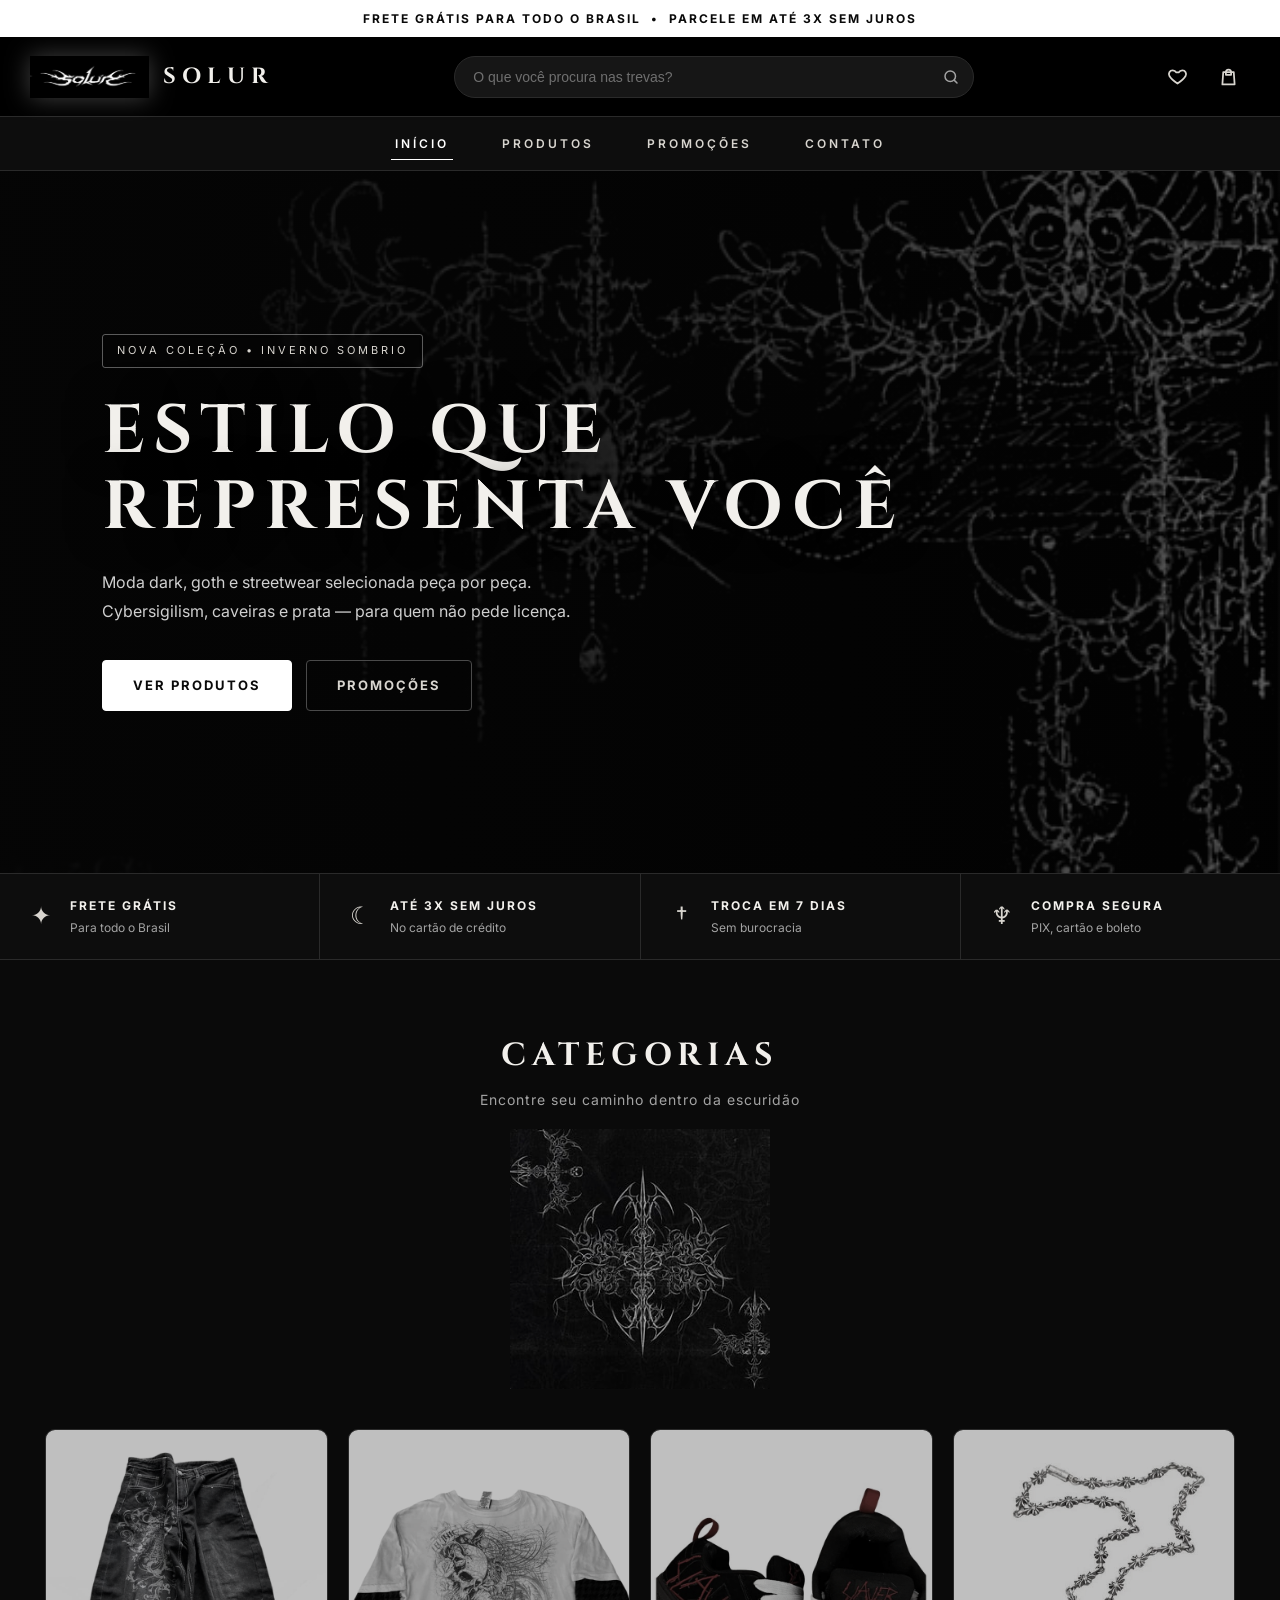
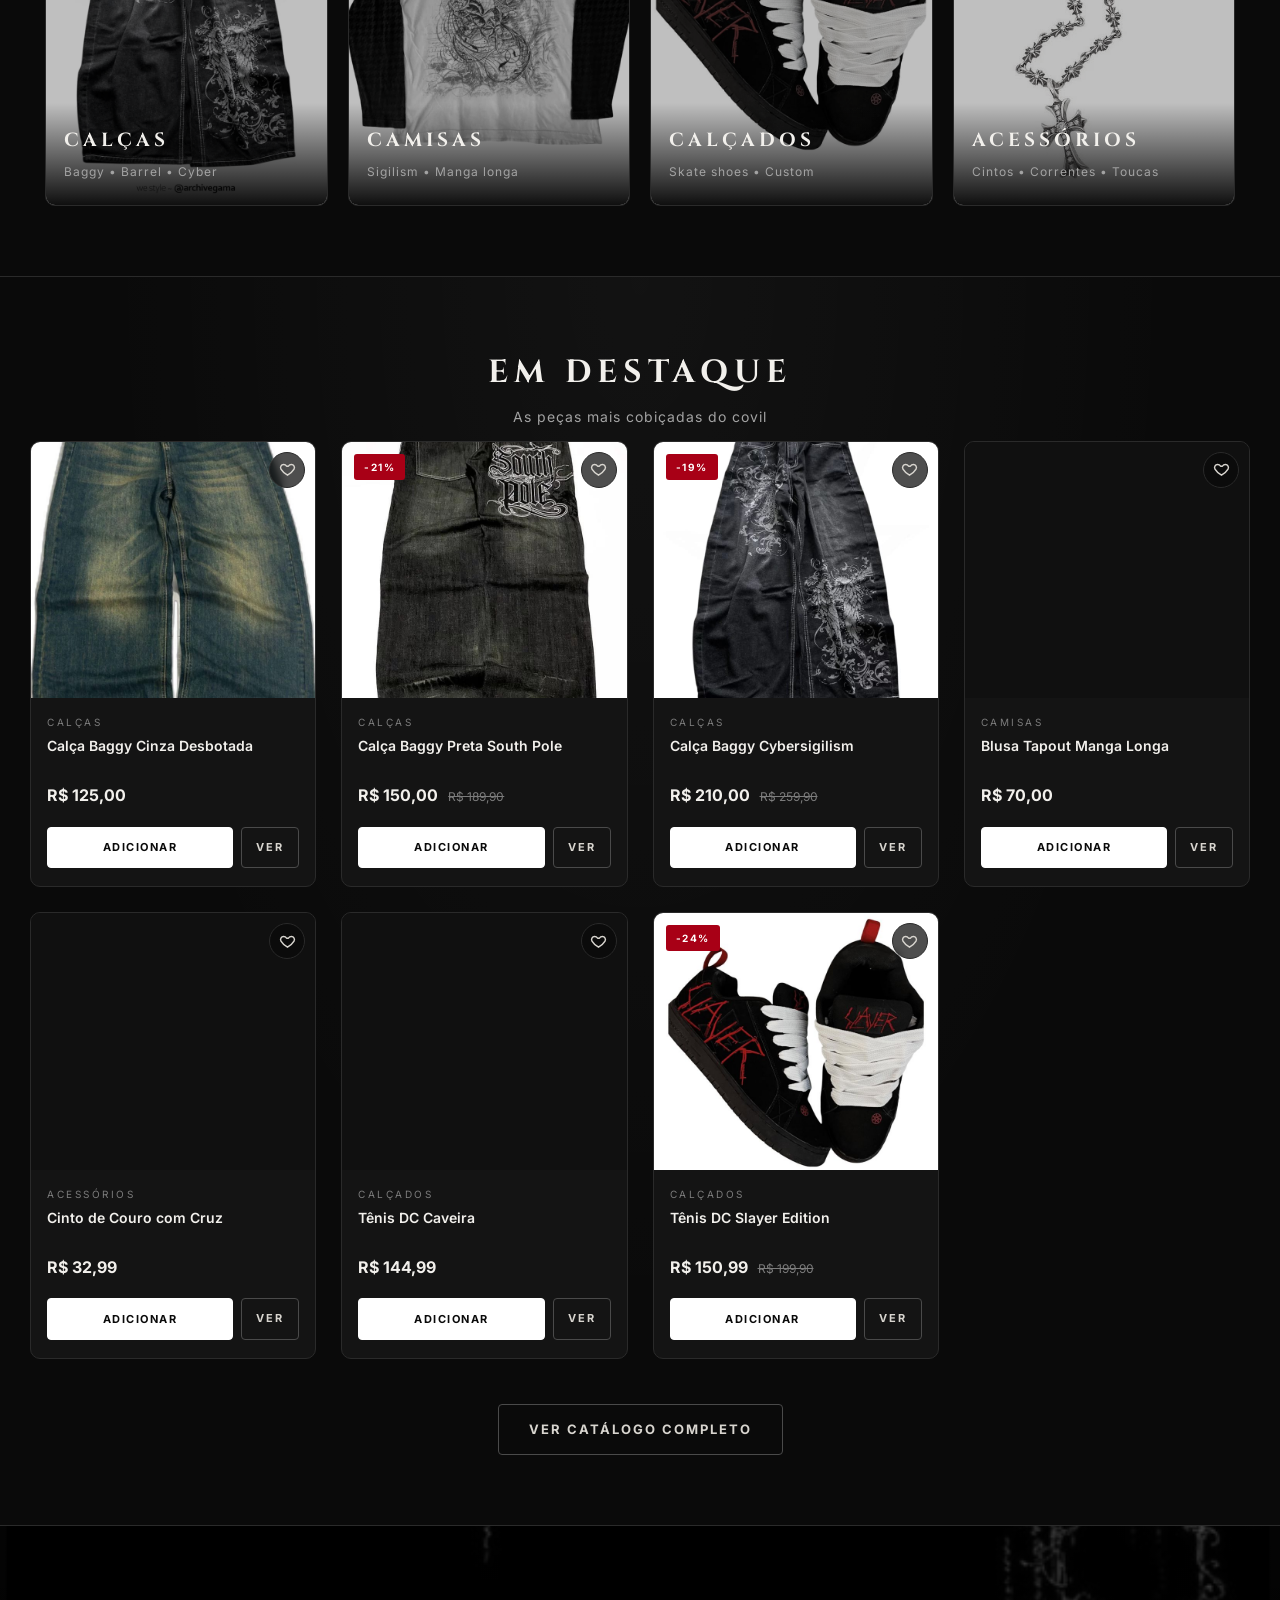
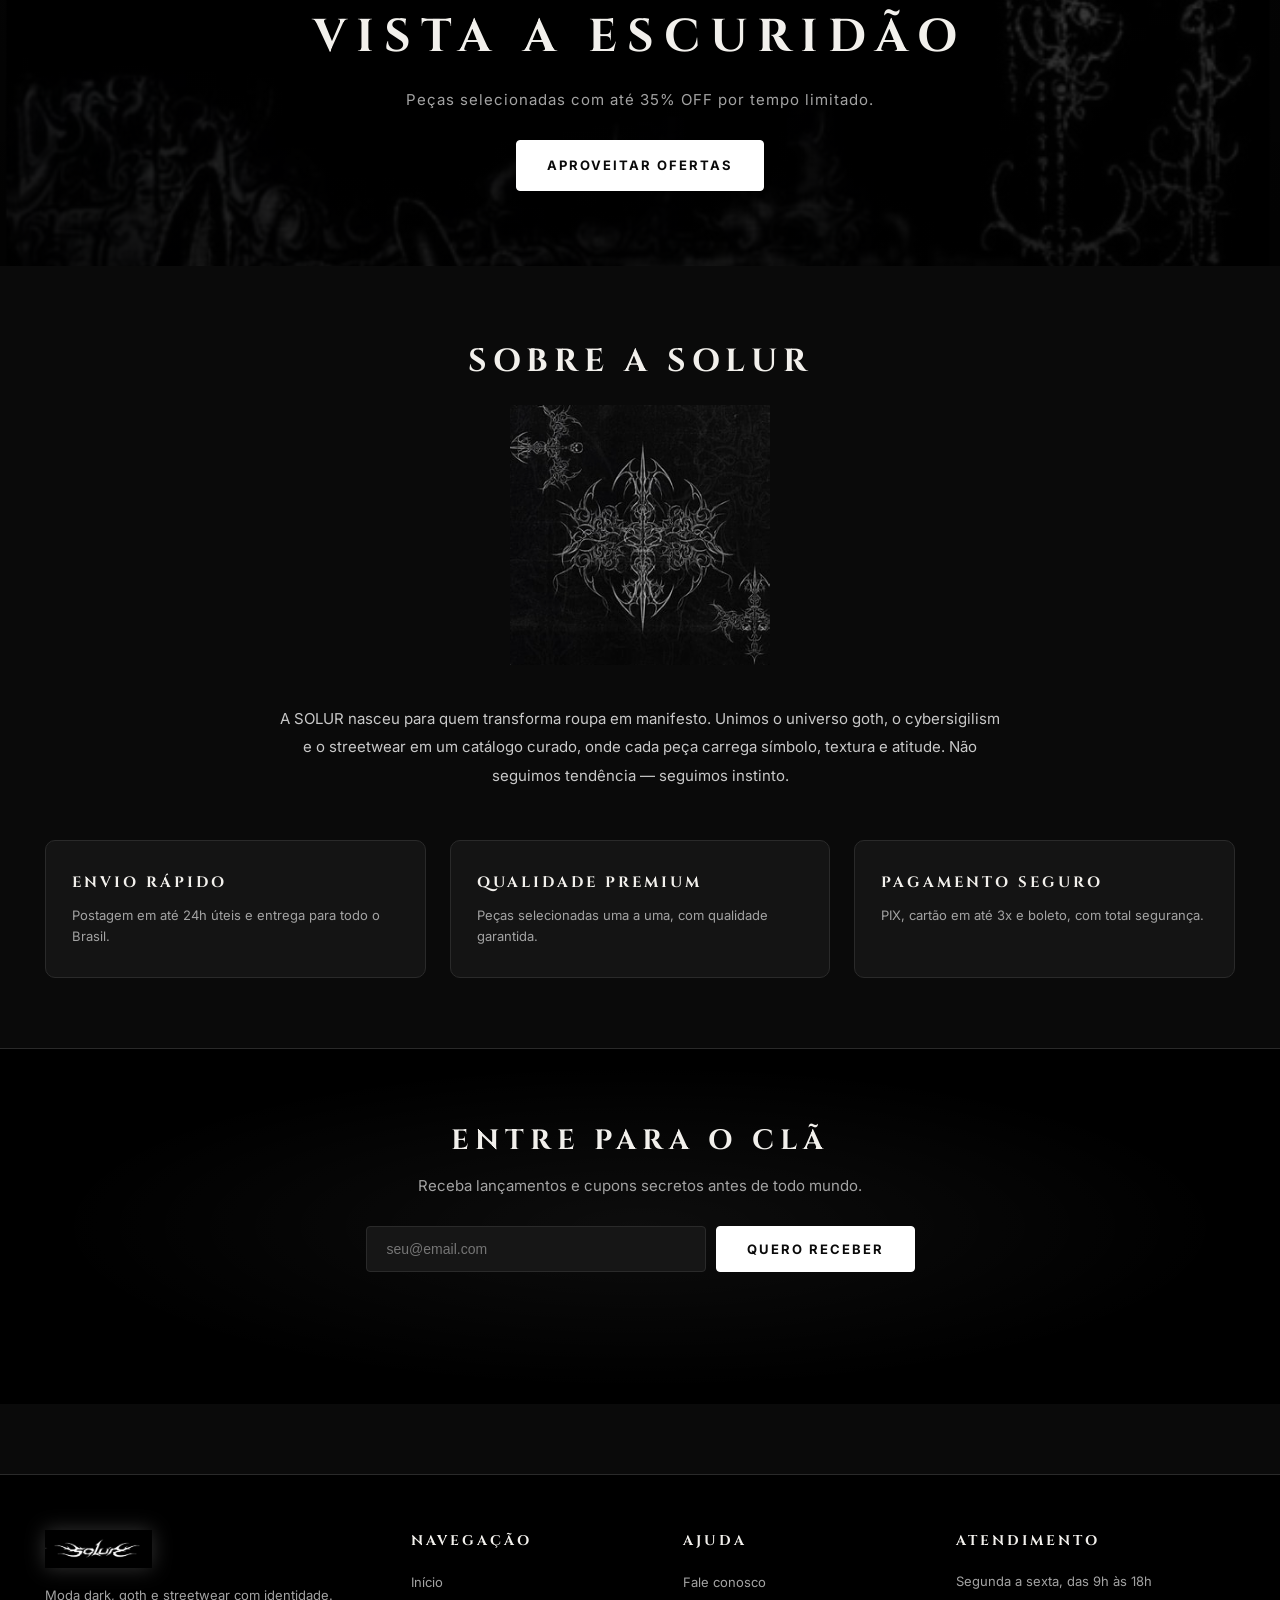
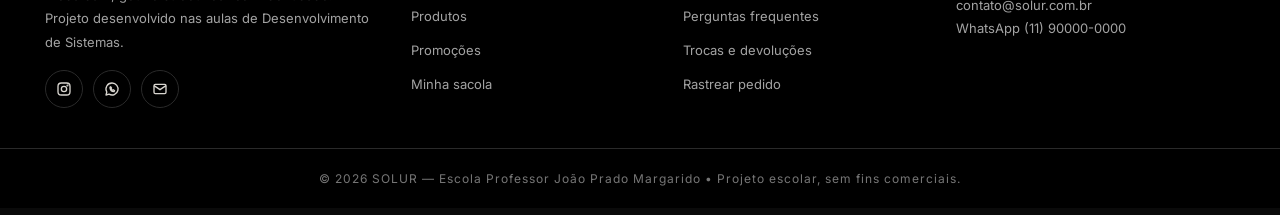
<file: SOLUR-site-completo/index.html>
<!DOCTYPE html>
<html lang="pt-br">

<head>
    <meta charset="UTF-8">
    <meta http-equiv="refresh" content="0; url=P%C3%A1gina%20de%20In%C3%ADcio/inicio.html">
    <title>SOLUR</title>
</head>

<body>
    <p>Redirecionando para a <a href="Página de Início/inicio.html">loja SOLUR</a>...</p>
</body>

</html>
</file>
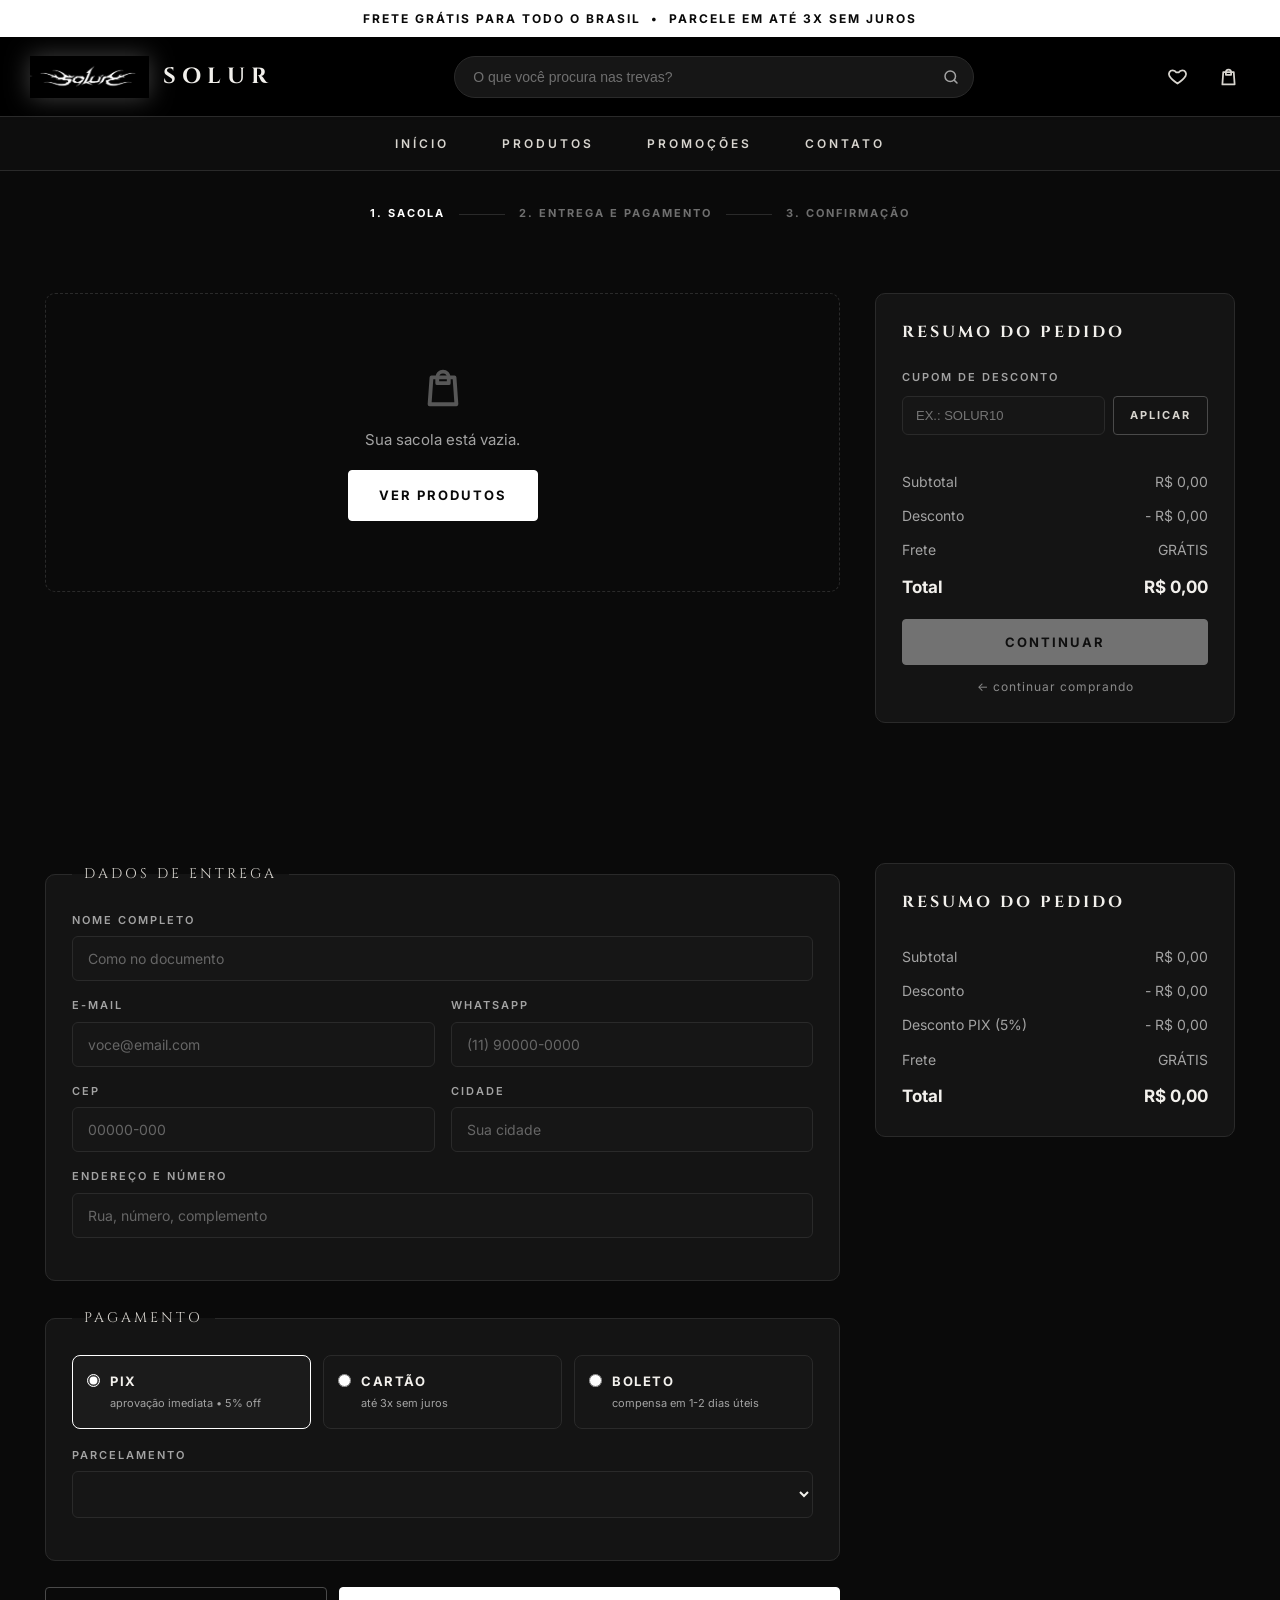
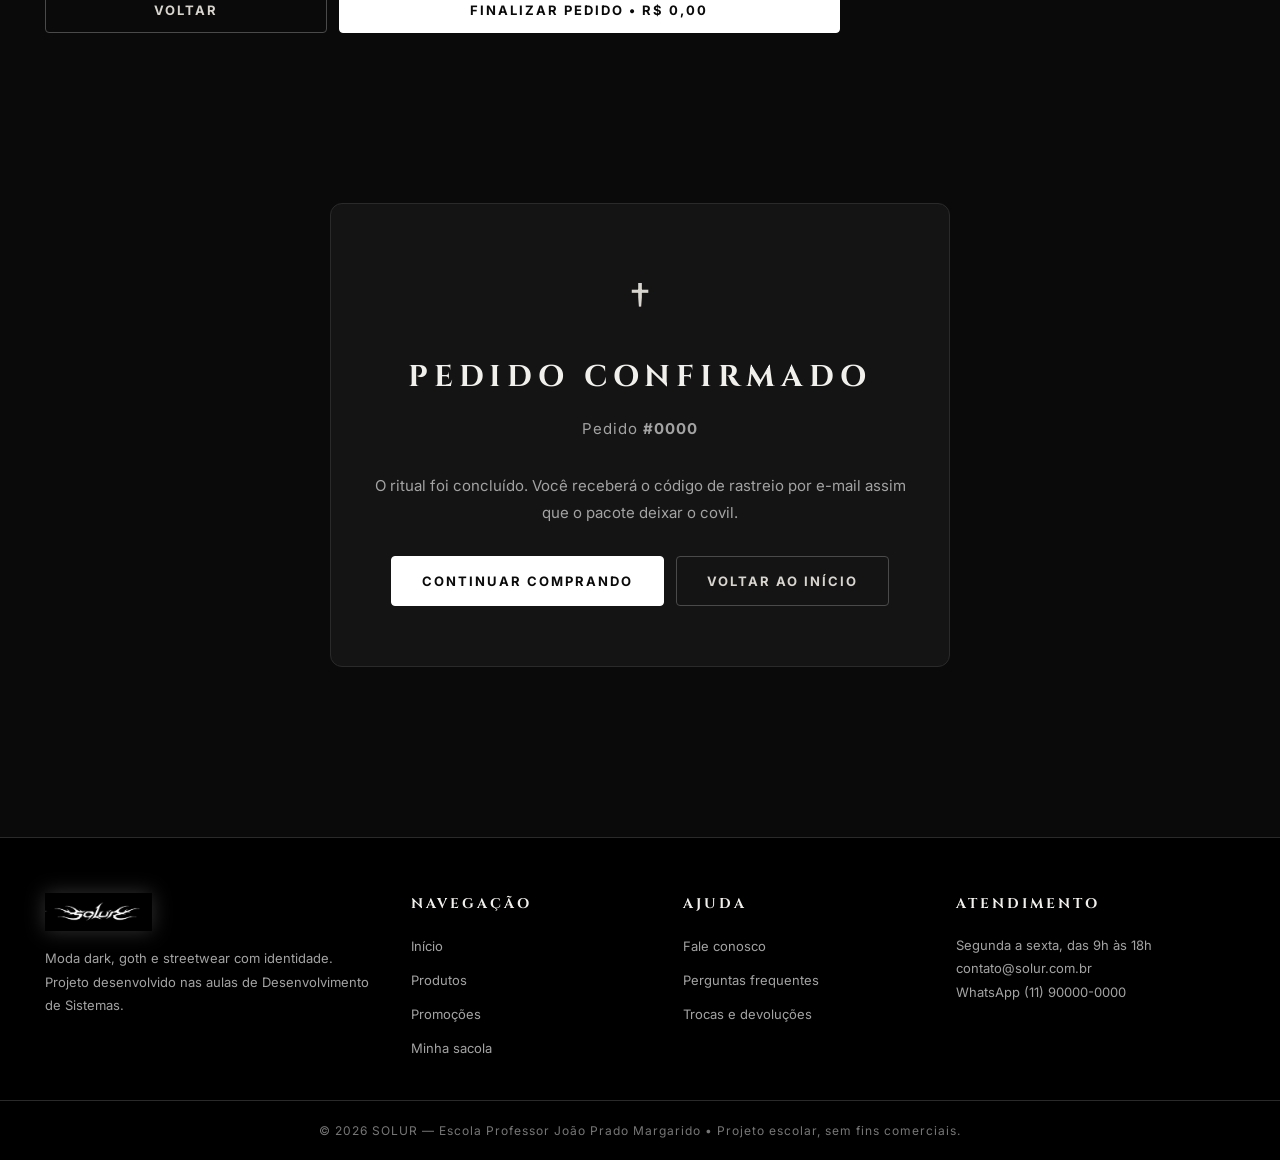
<file: SOLUR-site-completo/Página de Carrinho/carrinho.html>
<!DOCTYPE html>
<html lang="pt-br">

<head>
    <meta charset="UTF-8">
    <meta name="viewport" content="width=device-width, initial-scale=1.0">
    <meta name="description" content="Sua sacola SOLUR: revise itens, aplique cupons e finalize a compra.">
    <title>Minha sacola — SOLUR</title>

    <link rel="icon" type="image/jpeg" href="../Imagens/WhatsApp Image 2026-05-28 at 08.02.10.jpeg">

    <link rel="preconnect" href="https://fonts.googleapis.com">
    <link rel="preconnect" href="https://fonts.gstatic.com" crossorigin>
    <link href="https://fonts.googleapis.com/css2?family=Cinzel:wght@400;700;900&family=Inter:wght@300;400;500;600;700&display=swap" rel="stylesheet">

    <link rel="stylesheet" href="../assets/css/global.css">
    <link rel="stylesheet" href="carrinho.css">
</head>

<body>

    <!-- BARRA SUPERIOR -->
    <div class="barra-topo">
        Frete grátis para todo o Brasil &nbsp;•&nbsp; Parcele em até 3x sem juros
    </div>

    <!-- CABEÇALHO -->
    <header>
        <a class="logo-link" href="../Página de Início/inicio.html">
            <img src="../Imagens/WhatsApp Image 2026-05-28 at 08.02.10.jpeg" alt="Logo SOLUR">
            <span class="logo-nome">SOLUR</span>
        </a>

        <form class="campo-busca" role="search">
            <input type="text" placeholder="O que você procura nas trevas?" aria-label="Pesquisar produtos">
            <button type="submit" aria-label="Pesquisar">
                <svg viewBox="0 0 24 24" fill="none" stroke="currentColor" stroke-width="2" stroke-linecap="round" width="18" height="18"><circle cx="11" cy="11" r="7"/><path d="m20 20-3.5-3.5"/></svg>
            </button>
        </form>

        <div class="acoes-header">
            <a class="acao-header" href="../Página de Produtos/produtos.html?filtro=favoritos" aria-label="Ver favoritos">
                <svg viewBox="0 0 24 24" fill="none" stroke="currentColor" stroke-width="2" stroke-linejoin="round"><path d="M12 20s-7-4.6-9.2-8.6C1.2 8.5 3 5 6.5 5c2 0 3.4 1.1 4.2 2.4h2.6C14.1 6.1 15.5 5 17.5 5 21 5 22.8 8.5 21.2 11.4 19 15.4 12 20 12 20Z"/></svg>
                <span class="badge" id="badgeFavoritos" hidden>0</span>
            </a>

            <button class="acao-header" onclick="abrirDrawer()" aria-label="Abrir sacola de compras">
                <svg viewBox="0 0 24 24" fill="none" stroke="currentColor" stroke-width="2" stroke-linecap="round" stroke-linejoin="round"><path d="M6 7h12l1 14H5L6 7Z"/><path d="M9 7a3 3 0 0 1 6 0v3H9V7Z"/></svg>
                <span class="badge" id="badgeCarrinho" hidden>0</span>
            </button>

            <button class="botao-menu-mobile" id="botaoMenuMobile" aria-label="Abrir menu">
                <svg viewBox="0 0 24 24" fill="none" stroke="currentColor" stroke-width="2" stroke-linecap="round"><path d="M4 7h16M4 12h16M4 17h16"/></svg>
            </button>
        </div>
    </header>

    <!-- MENU -->
    <nav class="menu">
        <a href="../Página de Início/inicio.html">INÍCIO</a>
        <a href="../Página de Produtos/produtos.html">PRODUTOS</a>
        <a href="../Página de Promoções/promocoes.html">PROMOÇÕES</a>
        <a href="../Página de Contatos/contato.html">CONTATO</a>
    </nav>

    <!-- ETAPAS -->
    <div class="etapas" id="etapas">
        <span class="etapa ativa" data-etapa="1">1. SACOLA</span>
        <span class="etapa-linha"></span>
        <span class="etapa" data-etapa="2">2. ENTREGA E PAGAMENTO</span>
        <span class="etapa-linha"></span>
        <span class="etapa" data-etapa="3">3. CONFIRMAÇÃO</span>
    </div>

    <!-- ETAPA 1: SACOLA -->
    <main class="secao pagina-sacola" id="etapaSacola">

        <div class="sacola-itens" id="listaItens"></div>

        <aside class="resumo">
            <h2>RESUMO DO PEDIDO</h2>

            <div class="cupom-area">
                <label for="inputCupom">Cupom de desconto</label>
                <div class="cupom-linha">
                    <input type="text" id="inputCupom" placeholder="Ex.: SOLUR10">
                    <button class="botao-fantasma" onclick="aplicarCupomInterface()">APLICAR</button>
                </div>
                <p class="cupom-status" id="cupomStatus"></p>
            </div>

            <div class="linha-total"><span>Subtotal</span><span id="resumoSubtotal">R$ 0,00</span></div>
            <div class="linha-total" id="linhaDesconto" hidden><span>Desconto</span><span id="resumoDesconto">- R$ 0,00</span></div>
            <div class="linha-total"><span>Frete</span><span>GRÁTIS</span></div>
            <div class="linha-total forte"><span>Total</span><span id="resumoTotal">R$ 0,00</span></div>

            <button class="botao" id="botaoContinuar" onclick="irParaCheckout()">CONTINUAR</button>
            <a class="link-discreto" href="../Página de Produtos/produtos.html">← continuar comprando</a>
        </aside>

    </main>

    <!-- ETAPA 2: CHECKOUT -->
    <main class="secao pagina-checkout" id="etapaCheckout" hidden>

        <form class="checkout-form" id="formCheckout" novalidate>

            <fieldset>
                <legend>DADOS DE ENTREGA</legend>

                <div class="campo">
                    <label for="nomeCompleto">Nome completo</label>
                    <input type="text" id="nomeCompleto" placeholder="Como no documento" required>
                    <span class="erro-campo">Informe seu nome completo.</span>
                </div>

                <div class="duas-colunas">
                    <div class="campo">
                        <label for="emailCheckout">E-mail</label>
                        <input type="email" id="emailCheckout" placeholder="voce@email.com" required>
                        <span class="erro-campo">E-mail inválido.</span>
                    </div>

                    <div class="campo">
                        <label for="telefoneCheckout">WhatsApp</label>
                        <input type="tel" id="telefoneCheckout" placeholder="(11) 90000-0000" required>
                        <span class="erro-campo">Informe um telefone com DDD.</span>
                    </div>
                </div>

                <div class="duas-colunas">
                    <div class="campo">
                        <label for="cepCheckout">CEP</label>
                        <input type="text" id="cepCheckout" placeholder="00000-000" maxlength="9" required>
                        <span class="erro-campo">CEP inválido.</span>
                    </div>

                    <div class="campo">
                        <label for="cidadeCheckout">Cidade</label>
                        <input type="text" id="cidadeCheckout" placeholder="Sua cidade" required>
                        <span class="erro-campo">Informe a cidade.</span>
                    </div>
                </div>

                <div class="campo">
                    <label for="enderecoCheckout">Endereço e número</label>
                    <input type="text" id="enderecoCheckout" placeholder="Rua, número, complemento" required>
                    <span class="erro-campo">Informe o endereço completo.</span>
                </div>
            </fieldset>

            <fieldset>
                <legend>PAGAMENTO</legend>

                <div class="pagamento-opcoes">
                    <label class="opcao-pagamento">
                        <input type="radio" name="pagamento" value="pix" checked>
                        <span>
                            <strong>PIX</strong>
                            <em>aprovação imediata • 5% off</em>
                        </span>
                    </label>

                    <label class="opcao-pagamento">
                        <input type="radio" name="pagamento" value="cartao">
                        <span>
                            <strong>CARTÃO</strong>
                            <em>até 3x sem juros</em>
                        </span>
                    </label>

                    <label class="opcao-pagamento">
                        <input type="radio" name="pagamento" value="boleto">
                        <span>
                            <strong>BOLETO</strong>
                            <em>compensa em 1-2 dias úteis</em>
                        </span>
                    </label>
                </div>

                <div class="campo" id="campoParcelas" hidden>
                    <label for="parcelasCheckout">Parcelamento</label>
                    <select id="parcelasCheckout"></select>
                </div>
            </fieldset>

            <div class="checkout-acoes">
                <button type="button" class="botao-fantasma" onclick="voltarParaSacola()">VOLTAR</button>
                <button type="submit" class="botao" id="botaoFinalizar">FINALIZAR PEDIDO</button>
            </div>

        </form>

        <aside class="resumo">
            <h2>RESUMO DO PEDIDO</h2>
            <div id="resumoItensCheckout"></div>
            <div class="linha-total"><span>Subtotal</span><span id="resumoSubtotal2">R$ 0,00</span></div>
            <div class="linha-total" id="linhaDesconto2" hidden><span>Desconto</span><span id="resumoDesconto2">- R$ 0,00</span></div>
            <div class="linha-total" id="linhaPix2" hidden><span>Desconto PIX (5%)</span><span id="resumoPix2">- R$ 0,00</span></div>
            <div class="linha-total"><span>Frete</span><span>GRÁTIS</span></div>
            <div class="linha-total forte"><span>Total</span><span id="resumoTotal2">R$ 0,00</span></div>
        </aside>

    </main>

    <!-- ETAPA 3: CONFIRMAÇÃO -->
    <main class="secao pagina-confirmacao" id="etapaConfirmacao" hidden>
        <div class="confirmacao-card">
            <span class="confirmacao-simbolo">†</span>
            <h1>PEDIDO CONFIRMADO</h1>
            <p class="confirmacao-numero">Pedido <strong id="numeroPedido">#0000</strong></p>
            <p>
                O ritual foi concluído. Você receberá o código de rastreio
                por e-mail assim que o pacote deixar o covil.
            </p>
            <div class="confirmacao-acoes">
                <a class="botao" href="../Página de Produtos/produtos.html">CONTINUAR COMPRANDO</a>
                <a class="botao-fantasma" href="../Página de Início/inicio.html">VOLTAR AO INÍCIO</a>
            </div>
        </div>
    </main>

    <!-- RODAPÉ -->
    <footer>
        <div class="rodape-grade">
            <div class="rodape-coluna">
                <img class="rodape-logo" src="../Imagens/WhatsApp Image 2026-05-28 at 08.02.10.jpeg" alt="SOLUR">
                <p>
                    Moda dark, goth e streetwear com identidade.
                    Projeto desenvolvido nas aulas de Desenvolvimento de Sistemas.
                </p>
            </div>

            <div class="rodape-coluna">
                <h3>Navegação</h3>
                <ul>
                    <li><a href="../Página de Início/inicio.html">Início</a></li>
                    <li><a href="../Página de Produtos/produtos.html">Produtos</a></li>
                    <li><a href="../Página de Promoções/promocoes.html">Promoções</a></li>
                    <li><a href="../Página de Carrinho/carrinho.html">Minha sacola</a></li>
                </ul>
            </div>

            <div class="rodape-coluna">
                <h3>Ajuda</h3>
                <ul>
                    <li><a href="../Página de Contatos/contato.html">Fale conosco</a></li>
                    <li><a href="../Página de Contatos/contato.html#faq">Perguntas frequentes</a></li>
                    <li><a href="../Página de Contatos/contato.html#faq">Trocas e devoluções</a></li>
                </ul>
            </div>

            <div class="rodape-coluna">
                <h3>Atendimento</h3>
                <p>
                    Segunda a sexta, das 9h às 18h<br>
                    contato@solur.com.br<br>
                    WhatsApp (11) 90000-0000
                </p>
            </div>
        </div>

        <div class="rodape-base">
            <p>
                © <span data-ano>2026</span> SOLUR — Escola Professor João Prado Margarido
                • Projeto escolar, sem fins comerciais.
            </p>
        </div>
    </footer>

    <script src="../assets/js/dados.js"></script>
    <script src="../assets/js/carrinho.js"></script>
    <script src="../assets/js/global.js"></script>
    <script src="carrinho.js"></script>
</body>

</html>
</file>
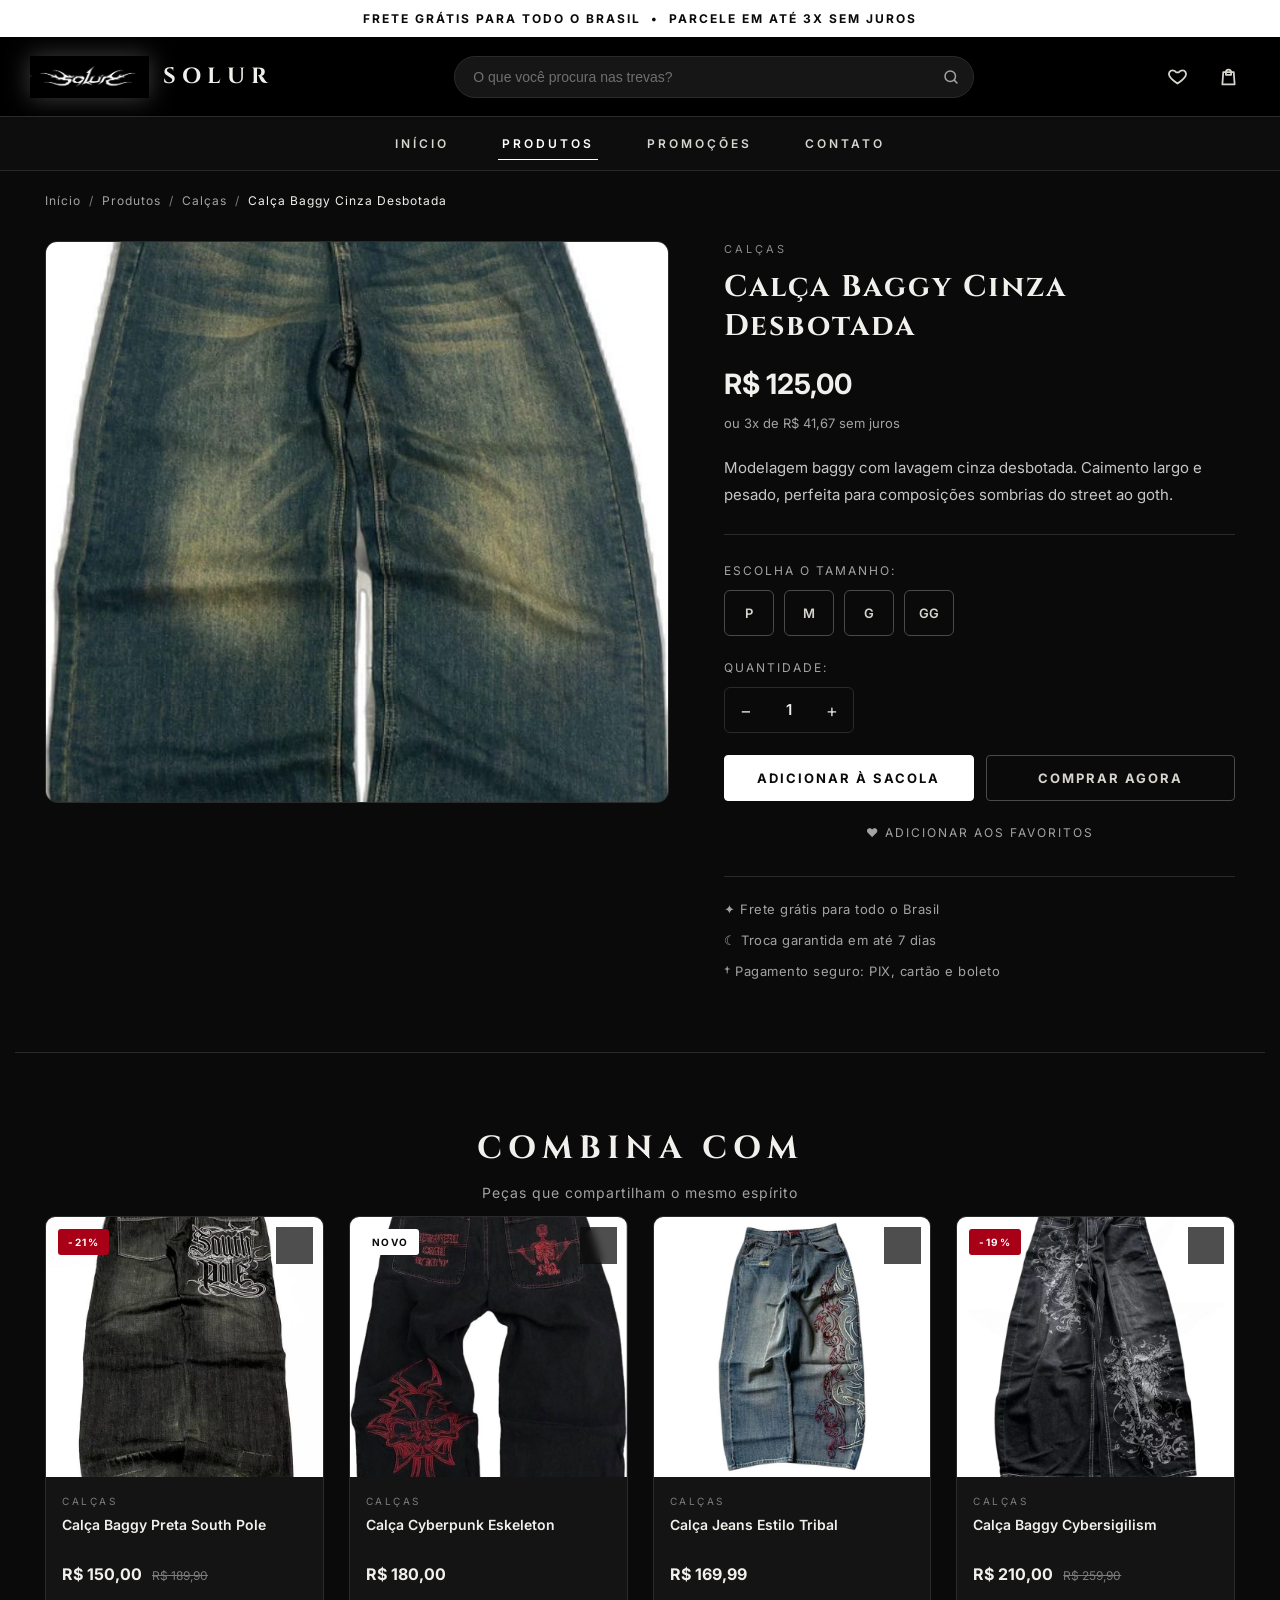
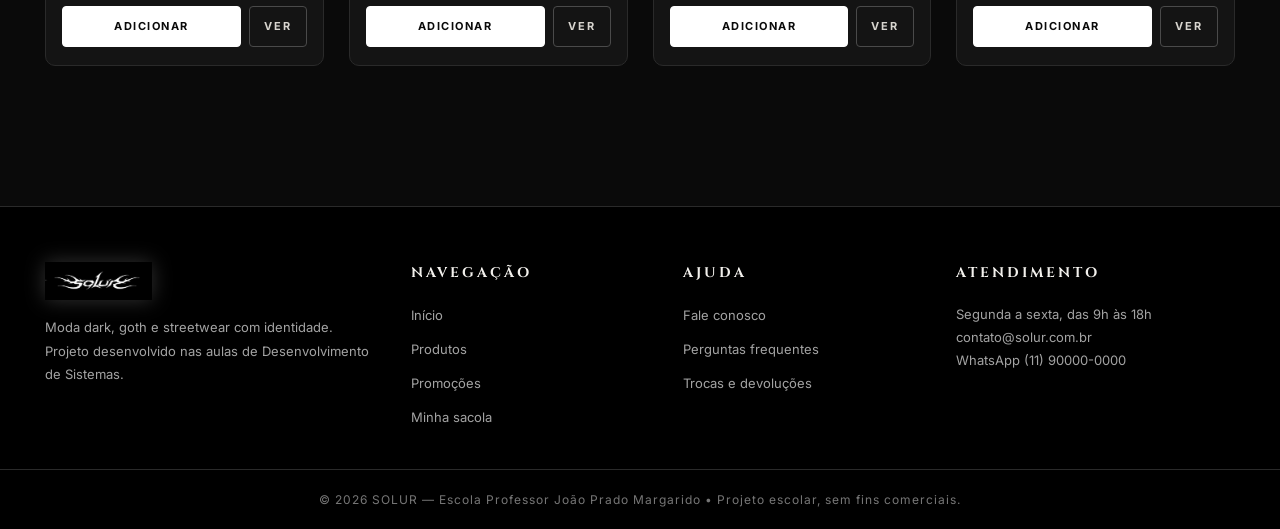
<file: SOLUR-site-completo/Página de Compra/compra.html>
<!DOCTYPE html>
<html lang="pt-br">

<head>
    <meta charset="UTF-8">
    <meta name="viewport" content="width=device-width, initial-scale=1.0">
    <meta name="description" content="Detalhes do produto SOLUR: fotos, tamanhos, descrição e compra segura.">
    <title>Produto — SOLUR</title>

    <link rel="icon" type="image/jpeg" href="../Imagens/WhatsApp Image 2026-05-28 at 08.02.10.jpeg">

    <link rel="preconnect" href="https://fonts.googleapis.com">
    <link rel="preconnect" href="https://fonts.gstatic.com" crossorigin>
    <link href="https://fonts.googleapis.com/css2?family=Cinzel:wght@400;700;900&family=Inter:wght@300;400;500;600;700&display=swap" rel="stylesheet">

    <link rel="stylesheet" href="../assets/css/global.css">
    <link rel="stylesheet" href="compra.css">
</head>

<body>

    <!-- BARRA SUPERIOR -->
    <div class="barra-topo">
        Frete grátis para todo o Brasil &nbsp;•&nbsp; Parcele em até 3x sem juros
    </div>

    <!-- CABEÇALHO -->
    <header>
        <a class="logo-link" href="../Página de Início/inicio.html">
            <img src="../Imagens/WhatsApp Image 2026-05-28 at 08.02.10.jpeg" alt="Logo SOLUR">
            <span class="logo-nome">SOLUR</span>
        </a>

        <form class="campo-busca" role="search">
            <input type="text" placeholder="O que você procura nas trevas?" aria-label="Pesquisar produtos">
            <button type="submit" aria-label="Pesquisar">
                <svg viewBox="0 0 24 24" fill="none" stroke="currentColor" stroke-width="2" stroke-linecap="round" width="18" height="18"><circle cx="11" cy="11" r="7"/><path d="m20 20-3.5-3.5"/></svg>
            </button>
        </form>

        <div class="acoes-header">
            <a class="acao-header" href="../Página de Produtos/produtos.html?filtro=favoritos" aria-label="Ver favoritos">
                <svg viewBox="0 0 24 24" fill="none" stroke="currentColor" stroke-width="2" stroke-linejoin="round"><path d="M12 20s-7-4.6-9.2-8.6C1.2 8.5 3 5 6.5 5c2 0 3.4 1.1 4.2 2.4h2.6C14.1 6.1 15.5 5 17.5 5 21 5 22.8 8.5 21.2 11.4 19 15.4 12 20 12 20Z"/></svg>
                <span class="badge" id="badgeFavoritos" hidden>0</span>
            </a>

            <button class="acao-header" onclick="abrirDrawer()" aria-label="Abrir sacola de compras">
                <svg viewBox="0 0 24 24" fill="none" stroke="currentColor" stroke-width="2" stroke-linecap="round" stroke-linejoin="round"><path d="M6 7h12l1 14H5L6 7Z"/><path d="M9 7a3 3 0 0 1 6 0v3H9V7Z"/></svg>
                <span class="badge" id="badgeCarrinho" hidden>0</span>
            </button>

            <button class="botao-menu-mobile" id="botaoMenuMobile" aria-label="Abrir menu">
                <svg viewBox="0 0 24 24" fill="none" stroke="currentColor" stroke-width="2" stroke-linecap="round"><path d="M4 7h16M4 12h16M4 17h16"/></svg>
            </button>
        </div>
    </header>

    <!-- MENU -->
    <nav class="menu">
        <a href="../Página de Início/inicio.html">INÍCIO</a>
        <a href="../Página de Produtos/produtos.html" class="ativo">PRODUTOS</a>
        <a href="../Página de Promoções/promocoes.html">PROMOÇÕES</a>
        <a href="../Página de Contatos/contato.html">CONTATO</a>
    </nav>

    <!-- TRILHA DE NAVEGAÇÃO -->
    <nav class="trilha" aria-label="Trilha de navegação">
        <a href="../Página de Início/inicio.html">Início</a>
        <span>/</span>
        <a href="../Página de Produtos/produtos.html">Produtos</a>
        <span>/</span>
        <a href="#" id="trilhaCategoria">Categoria</a>
        <span>/</span>
        <em id="trilhaNome">Produto</em>
    </nav>

    <!-- PRODUTO -->
    <main class="pagina-compra">

        <!-- GALERIA -->
        <section class="galeria">
            <div class="miniaturas" id="miniaturas"></div>

            <div class="foto-principal">
                <span class="selo" id="seloDesconto" hidden></span>
                <img id="imagemPrincipal" src="../Imagens/Produto teste.webp" alt="Foto do produto">
            </div>
        </section>

        <!-- INFORMAÇÕES -->
        <section class="informacoes">

            <p class="categoria" id="categoriaProduto"></p>

            <h1 id="nomeProduto"></h1>

            <div class="linha-preco">
                <h2 id="precoProduto"></h2>
                <span class="preco-antigo" id="precoAntigo" hidden></span>
            </div>

            <p class="parcelamento" id="parcelamento"></p>

            <p class="descricao" id="descricaoProduto"></p>

            <hr>

            <!-- TAMANHOS -->
            <div class="area-tamanhos" id="areaTamanhos">
                <p>Escolha o tamanho:</p>
                <div class="tamanhos" id="tamanhos"></div>
            </div>

            <!-- QUANTIDADE -->
            <div class="area-quantidade">
                <p>Quantidade:</p>
                <div class="controle-qtd grande">
                    <button onclick="mudarQuantidade(-1)" aria-label="Diminuir quantidade">&minus;</button>
                    <span id="quantidadeAtual">1</span>
                    <button onclick="mudarQuantidade(1)" aria-label="Aumentar quantidade">+</button>
                </div>
            </div>

            <div class="acoes-compra">
                <button class="botao" onclick="adicionarAoCarrinho()">
                    ADICIONAR À SACOLA
                </button>
                <button class="botao-fantasma" onclick="comprarAgora()">
                    COMPRAR AGORA
                </button>
            </div>

            <button class="botao-favorito" id="botaoFavorito" onclick="favoritarProduto()">
                ♥ ADICIONAR AOS FAVORITOS
            </button>

            <ul class="garantias">
                <li>✦ Frete grátis para todo o Brasil</li>
                <li>☾ Troca garantida em até 7 dias</li>
                <li>† Pagamento seguro: PIX, cartão e boleto</li>
            </ul>

        </section>

    </main>

    <!-- RELACIONADOS -->
    <section class="secao secao-relacionados">
        <div class="titulo-secao">
            <h2>Combina com</h2>
            <p>Peças que compartilham o mesmo espírito</p>
        </div>

        <div class="grade-produtos" id="gradeRelacionados"></div>
    </section>

    <!-- RODAPÉ -->
    <footer>
        <div class="rodape-grade">
            <div class="rodape-coluna">
                <img class="rodape-logo" src="../Imagens/WhatsApp Image 2026-05-28 at 08.02.10.jpeg" alt="SOLUR">
                <p>
                    Moda dark, goth e streetwear com identidade.
                    Projeto desenvolvido nas aulas de Desenvolvimento de Sistemas.
                </p>
            </div>

            <div class="rodape-coluna">
                <h3>Navegação</h3>
                <ul>
                    <li><a href="../Página de Início/inicio.html">Início</a></li>
                    <li><a href="../Página de Produtos/produtos.html">Produtos</a></li>
                    <li><a href="../Página de Promoções/promocoes.html">Promoções</a></li>
                    <li><a href="../Página de Carrinho/carrinho.html">Minha sacola</a></li>
                </ul>
            </div>

            <div class="rodape-coluna">
                <h3>Ajuda</h3>
                <ul>
                    <li><a href="../Página de Contatos/contato.html">Fale conosco</a></li>
                    <li><a href="../Página de Contatos/contato.html#faq">Perguntas frequentes</a></li>
                    <li><a href="../Página de Contatos/contato.html#faq">Trocas e devoluções</a></li>
                </ul>
            </div>

            <div class="rodape-coluna">
                <h3>Atendimento</h3>
                <p>
                    Segunda a sexta, das 9h às 18h<br>
                    contato@solur.com.br<br>
                    WhatsApp (11) 90000-0000
                </p>
            </div>
        </div>

        <div class="rodape-base">
            <p>
                © <span data-ano>2026</span> SOLUR — Escola Professor João Prado Margarido
                • Projeto escolar, sem fins comerciais.
            </p>
        </div>
    </footer>

    <script src="../assets/js/dados.js"></script>
    <script src="../assets/js/carrinho.js"></script>
    <script src="../assets/js/global.js"></script>
    <script src="compra.js"></script>
</body>

</html>
</file>
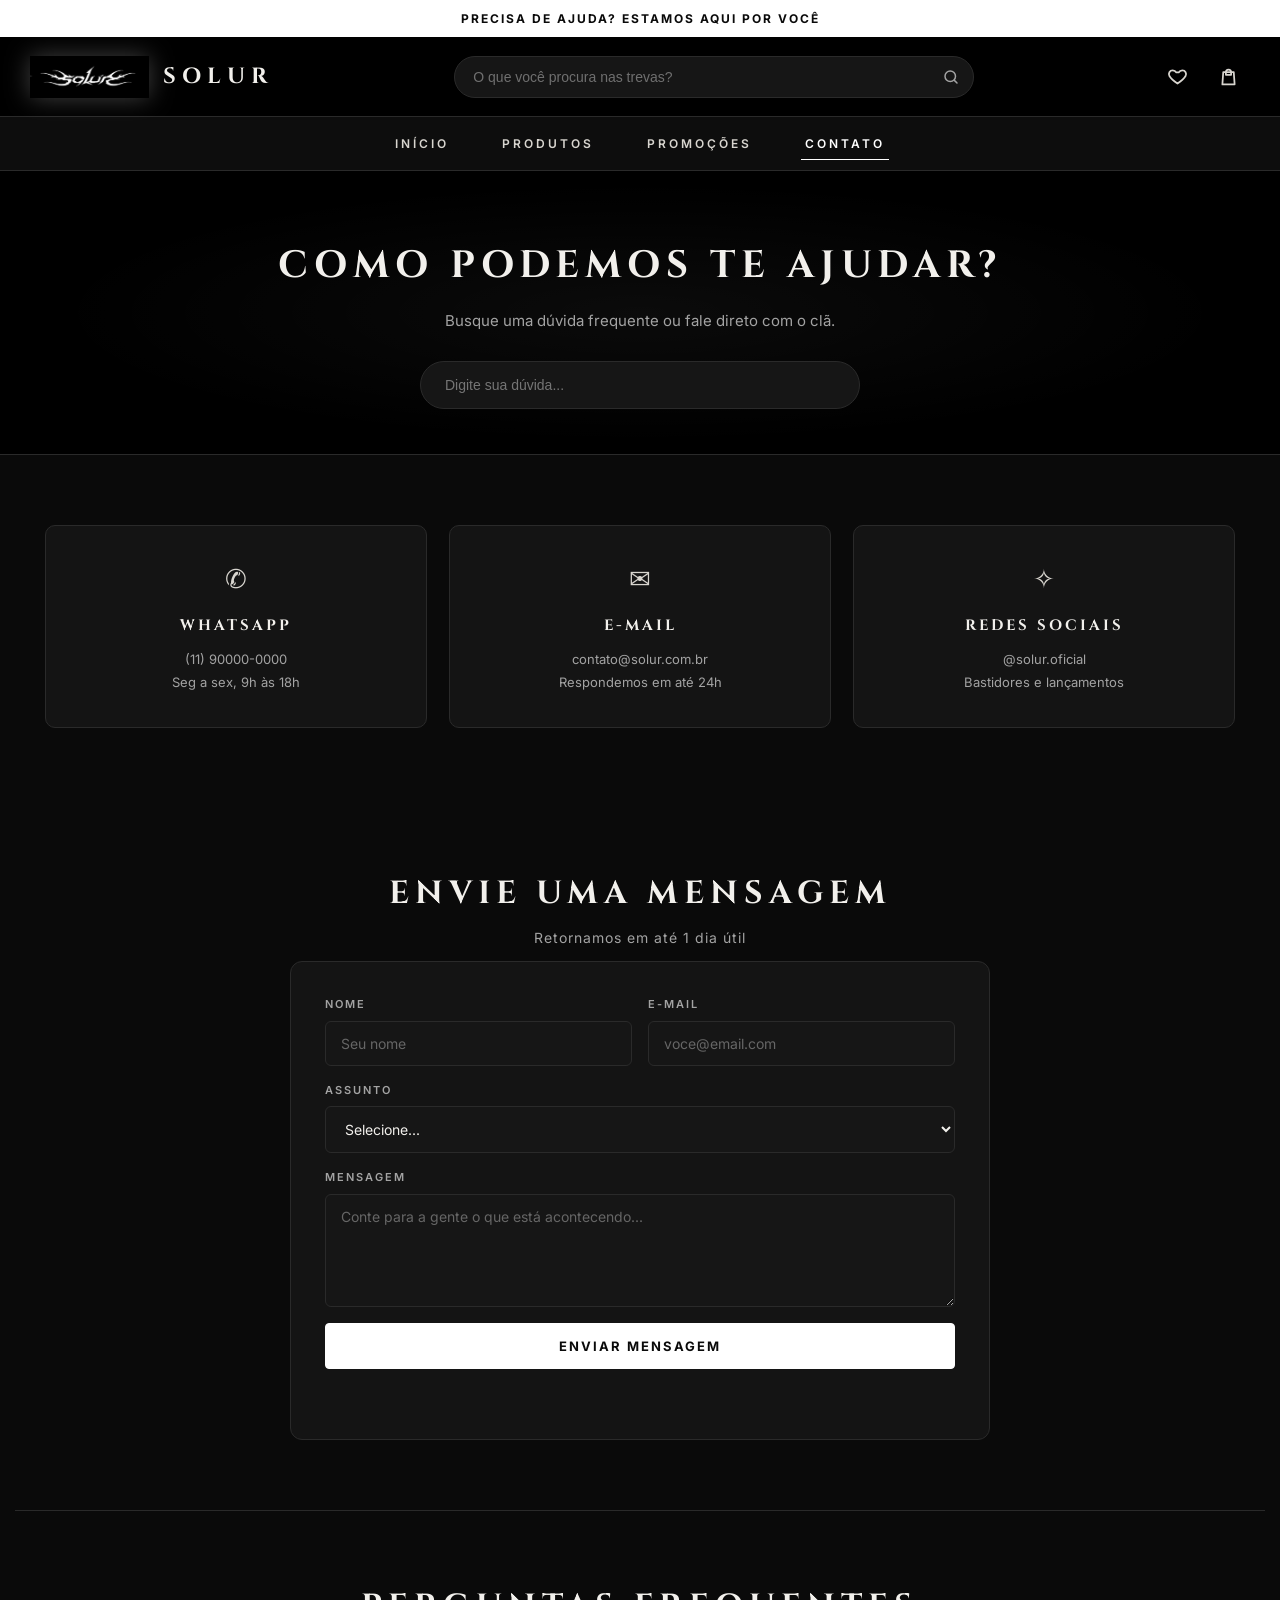
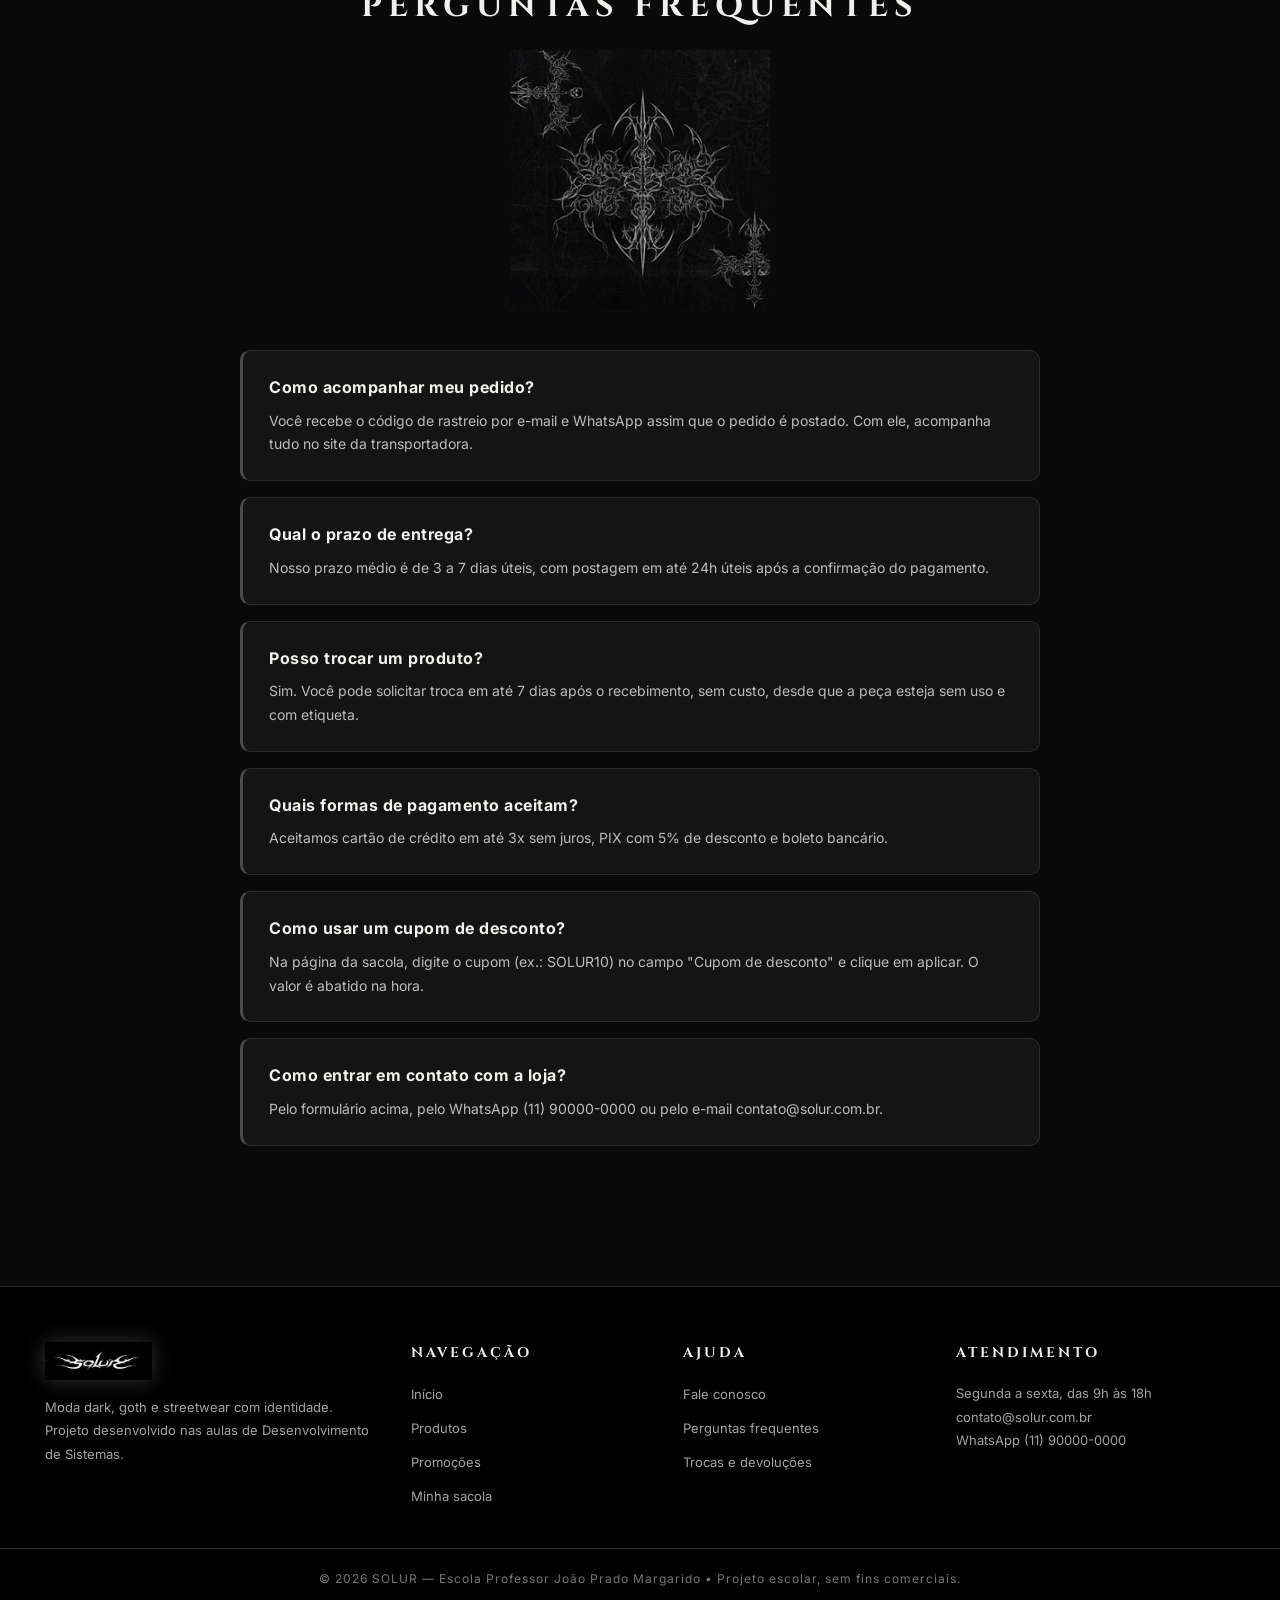
<file: SOLUR-site-completo/Página de Contatos/contato.html>
<!DOCTYPE html>
<html lang="pt-br">

<head>
    <meta charset="UTF-8">
    <meta name="viewport" content="width=device-width, initial-scale=1.0">
    <meta name="description" content="Fale com a SOLUR: dúvidas, trocas, pedidos e atendimento por WhatsApp, e-mail ou formulário.">
    <title>Contato — SOLUR</title>

    <link rel="icon" type="image/jpeg" href="../Imagens/WhatsApp Image 2026-05-28 at 08.02.10.jpeg">

    <link rel="preconnect" href="https://fonts.googleapis.com">
    <link rel="preconnect" href="https://fonts.gstatic.com" crossorigin>
    <link href="https://fonts.googleapis.com/css2?family=Cinzel:wght@400;700;900&family=Inter:wght@300;400;500;600;700&display=swap" rel="stylesheet">

    <link rel="stylesheet" href="../assets/css/global.css">
    <link rel="stylesheet" href="contato.css">
</head>

<body>

    <!-- BARRA SUPERIOR -->
    <div class="barra-topo">
        Precisa de ajuda? Estamos aqui por você
    </div>

    <!-- CABEÇALHO -->
    <header>
        <a class="logo-link" href="../Página de Início/inicio.html">
            <img src="../Imagens/WhatsApp Image 2026-05-28 at 08.02.10.jpeg" alt="Logo SOLUR">
            <span class="logo-nome">SOLUR</span>
        </a>

        <form class="campo-busca" role="search">
            <input type="text" placeholder="O que você procura nas trevas?" aria-label="Pesquisar produtos">
            <button type="submit" aria-label="Pesquisar">
                <svg viewBox="0 0 24 24" fill="none" stroke="currentColor" stroke-width="2" stroke-linecap="round" width="18" height="18"><circle cx="11" cy="11" r="7"/><path d="m20 20-3.5-3.5"/></svg>
            </button>
        </form>

        <div class="acoes-header">
            <a class="acao-header" href="../Página de Produtos/produtos.html?filtro=favoritos" aria-label="Ver favoritos">
                <svg viewBox="0 0 24 24" fill="none" stroke="currentColor" stroke-width="2" stroke-linejoin="round"><path d="M12 20s-7-4.6-9.2-8.6C1.2 8.5 3 5 6.5 5c2 0 3.4 1.1 4.2 2.4h2.6C14.1 6.1 15.5 5 17.5 5 21 5 22.8 8.5 21.2 11.4 19 15.4 12 20 12 20Z"/></svg>
                <span class="badge" id="badgeFavoritos" hidden>0</span>
            </a>

            <button class="acao-header" onclick="abrirDrawer()" aria-label="Abrir sacola de compras">
                <svg viewBox="0 0 24 24" fill="none" stroke="currentColor" stroke-width="2" stroke-linecap="round" stroke-linejoin="round"><path d="M6 7h12l1 14H5L6 7Z"/><path d="M9 7a3 3 0 0 1 6 0v3H9V7Z"/></svg>
                <span class="badge" id="badgeCarrinho" hidden>0</span>
            </button>

            <button class="botao-menu-mobile" id="botaoMenuMobile" aria-label="Abrir menu">
                <svg viewBox="0 0 24 24" fill="none" stroke="currentColor" stroke-width="2" stroke-linecap="round"><path d="M4 7h16M4 12h16M4 17h16"/></svg>
            </button>
        </div>
    </header>

    <!-- MENU -->
    <nav class="menu">
        <a href="../Página de Início/inicio.html">INÍCIO</a>
        <a href="../Página de Produtos/produtos.html">PRODUTOS</a>
        <a href="../Página de Promoções/promocoes.html">PROMOÇÕES</a>
        <a href="../Página de Contatos/contato.html" class="ativo">CONTATO</a>
    </nav>

    <!-- ABERTURA -->
    <section class="suporte">
        <h1>COMO PODEMOS TE AJUDAR?</h1>
        <p>Busque uma dúvida frequente ou fale direto com o clã.</p>

        <input
            type="text"
            id="pesquisaFaq"
            placeholder="Digite sua dúvida..."
            onkeyup="filtrarFAQ()"
            aria-label="Pesquisar nas perguntas frequentes"
        >
    </section>

    <!-- CANAIS -->
    <section class="secao secao-canais">
        <div class="grade-canais">
            <div class="card-canal">
                <span class="canal-icone">✆</span>
                <h3>WHATSAPP</h3>
                <p>(11) 90000-0000<br>Seg a sex, 9h às 18h</p>
            </div>

            <div class="card-canal">
                <span class="canal-icone">✉</span>
                <h3>E-MAIL</h3>
                <p>contato@solur.com.br<br>Respondemos em até 24h</p>
            </div>

            <div class="card-canal">
                <span class="canal-icone">✧</span>
                <h3>REDES SOCIAIS</h3>
                <p>@solur.oficial<br>Bastidores e lançamentos</p>
            </div>
        </div>
    </section>

    <!-- FORMULÁRIO -->
    <section class="secao secao-formulario" id="contato">
        <div class="titulo-secao">
            <h2>Envie uma mensagem</h2>
            <p>Retornamos em até 1 dia útil</p>
        </div>

        <form class="formulario-contato" id="formContato" novalidate>
            <div class="duas-colunas">
                <div class="campo">
                    <label for="nomeContato">Nome</label>
                    <input type="text" id="nomeContato" placeholder="Seu nome" required>
                    <span class="erro-campo">Informe seu nome.</span>
                </div>

                <div class="campo">
                    <label for="emailContato">E-mail</label>
                    <input type="email" id="emailContato" placeholder="voce@email.com" required>
                    <span class="erro-campo">E-mail inválido.</span>
                </div>
            </div>

            <div class="campo">
                <label for="assuntoContato">Assunto</label>
                <select id="assuntoContato" required>
                    <option value="">Selecione...</option>
                    <option value="pedido">Dúvida sobre pedido</option>
                    <option value="troca">Trocas e devoluções</option>
                    <option value="produto">Dúvida sobre produto</option>
                    <option value="outro">Outro assunto</option>
                </select>
                <span class="erro-campo">Escolha um assunto.</span>
            </div>

            <div class="campo">
                <label for="mensagemContato">Mensagem</label>
                <textarea id="mensagemContato" rows="5" placeholder="Conte para a gente o que está acontecendo..." required></textarea>
                <span class="erro-campo">Escreva sua mensagem (mínimo 10 caracteres).</span>
            </div>

            <button type="submit" class="botao">ENVIAR MENSAGEM</button>

            <p class="formulario-retorno" id="retornoContato"></p>
        </form>
    </section>

    <!-- FAQ -->
    <section class="secao secao-faq" id="faq">
        <div class="titulo-secao">
            <h2>Perguntas frequentes</h2>
        </div>

        <img class="ornamento" src="../Imagens/OIP.jpg" alt="" aria-hidden="true">

        <div class="faq">
            <div class="pergunta">
                <h3>Como acompanhar meu pedido?</h3>
                <p>Você recebe o código de rastreio por e-mail e WhatsApp assim que o pedido é postado. Com ele, acompanha tudo no site da transportadora.</p>
            </div>

            <div class="pergunta">
                <h3>Qual o prazo de entrega?</h3>
                <p>Nosso prazo médio é de 3 a 7 dias úteis, com postagem em até 24h úteis após a confirmação do pagamento.</p>
            </div>

            <div class="pergunta">
                <h3>Posso trocar um produto?</h3>
                <p>Sim. Você pode solicitar troca em até 7 dias após o recebimento, sem custo, desde que a peça esteja sem uso e com etiqueta.</p>
            </div>

            <div class="pergunta">
                <h3>Quais formas de pagamento aceitam?</h3>
                <p>Aceitamos cartão de crédito em até 3x sem juros, PIX com 5% de desconto e boleto bancário.</p>
            </div>

            <div class="pergunta">
                <h3>Como usar um cupom de desconto?</h3>
                <p>Na página da sacola, digite o cupom (ex.: SOLUR10) no campo "Cupom de desconto" e clique em aplicar. O valor é abatido na hora.</p>
            </div>

            <div class="pergunta">
                <h3>Como entrar em contato com a loja?</h3>
                <p>Pelo formulário acima, pelo WhatsApp (11) 90000-0000 ou pelo e-mail contato@solur.com.br.</p>
            </div>
        </div>

        <p class="faq-vazia" id="faqVazia" hidden>Nenhuma pergunta encontrada. Fale com a gente pelo formulário.</p>
    </section>

    <!-- RODAPÉ -->
    <footer>
        <div class="rodape-grade">
            <div class="rodape-coluna">
                <img class="rodape-logo" src="../Imagens/WhatsApp Image 2026-05-28 at 08.02.10.jpeg" alt="SOLUR">
                <p>
                    Moda dark, goth e streetwear com identidade.
                    Projeto desenvolvido nas aulas de Desenvolvimento de Sistemas.
                </p>
            </div>

            <div class="rodape-coluna">
                <h3>Navegação</h3>
                <ul>
                    <li><a href="../Página de Início/inicio.html">Início</a></li>
                    <li><a href="../Página de Produtos/produtos.html">Produtos</a></li>
                    <li><a href="../Página de Promoções/promocoes.html">Promoções</a></li>
                    <li><a href="../Página de Carrinho/carrinho.html">Minha sacola</a></li>
                </ul>
            </div>

            <div class="rodape-coluna">
                <h3>Ajuda</h3>
                <ul>
                    <li><a href="../Página de Contatos/contato.html">Fale conosco</a></li>
                    <li><a href="#faq">Perguntas frequentes</a></li>
                    <li><a href="#faq">Trocas e devoluções</a></li>
                </ul>
            </div>

            <div class="rodape-coluna">
                <h3>Atendimento</h3>
                <p>
                    Segunda a sexta, das 9h às 18h<br>
                    contato@solur.com.br<br>
                    WhatsApp (11) 90000-0000
                </p>
            </div>
        </div>

        <div class="rodape-base">
            <p>
                © <span data-ano>2026</span> SOLUR — Escola Professor João Prado Margarido
                • Projeto escolar, sem fins comerciais.
            </p>
        </div>
    </footer>

    <script src="../assets/js/dados.js"></script>
    <script src="../assets/js/carrinho.js"></script>
    <script src="../assets/js/global.js"></script>
    <script src="contato.js"></script>
</body>

</html>
</file>
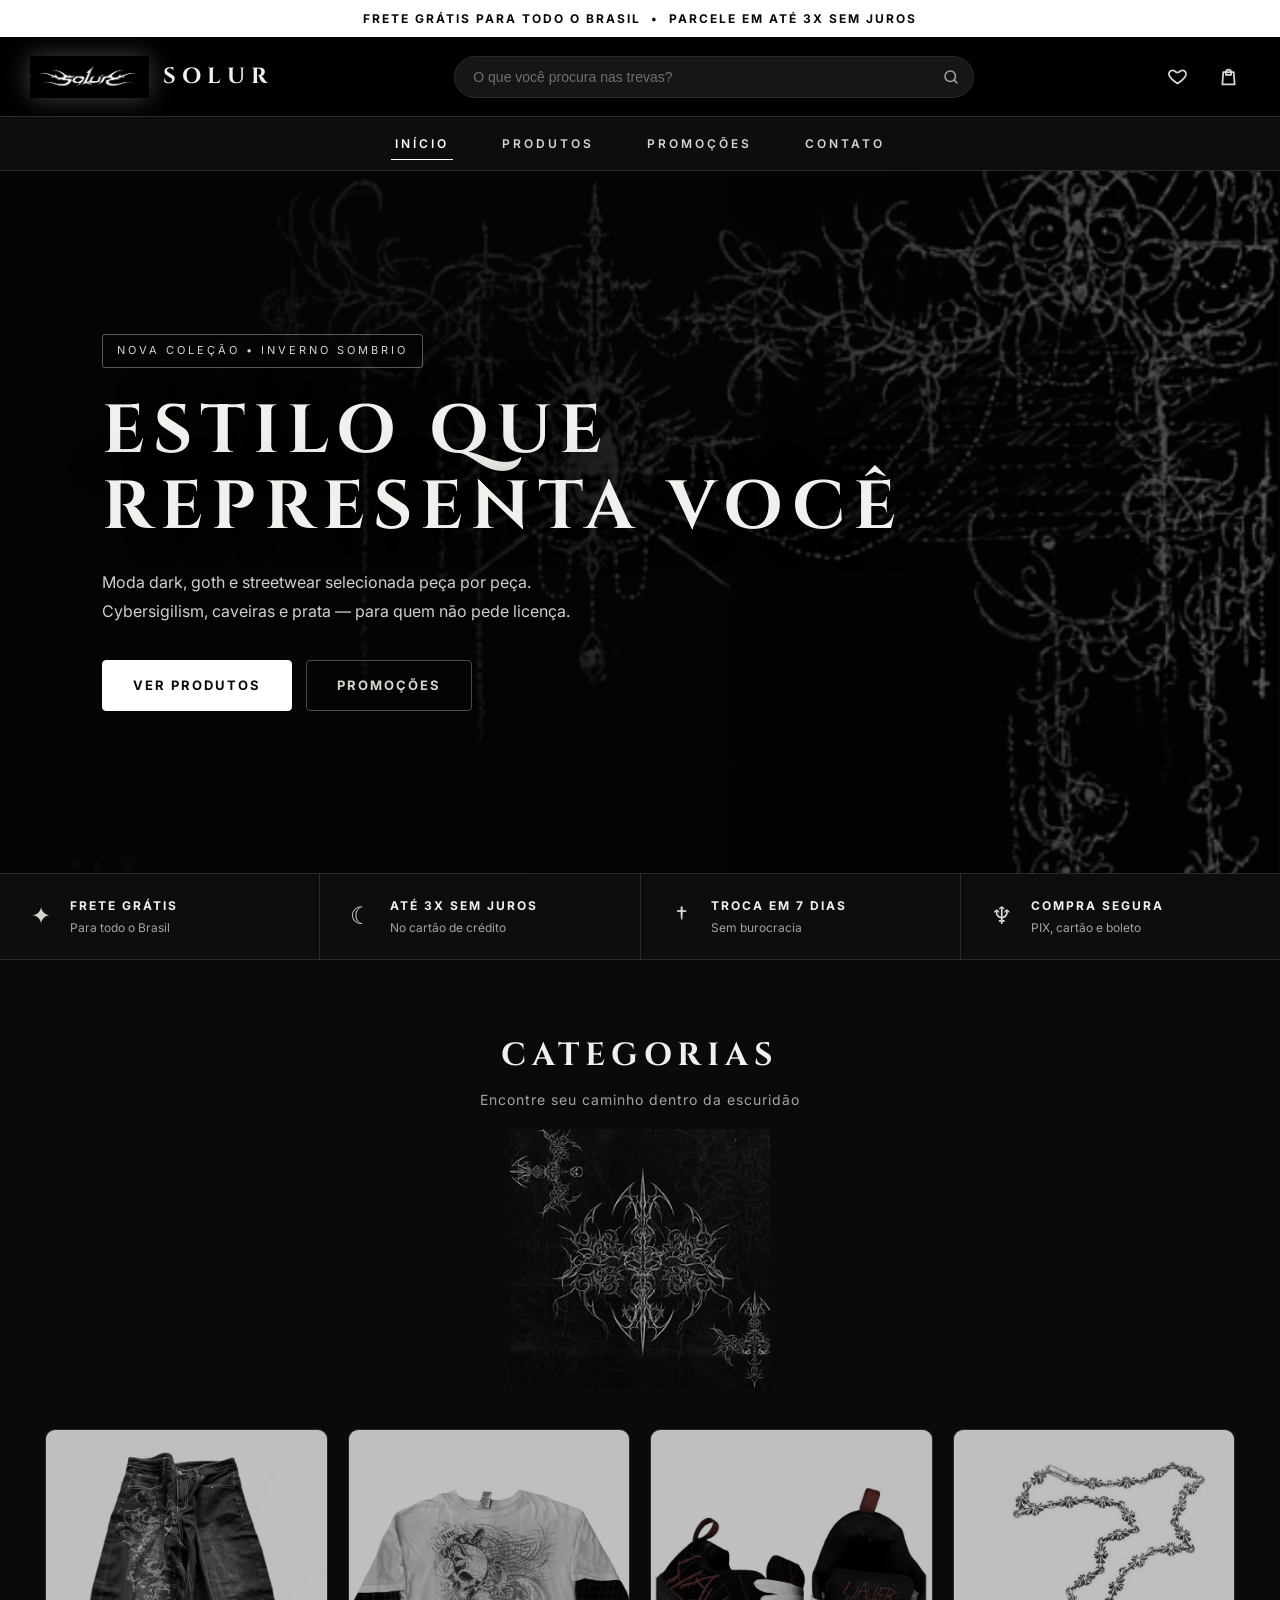
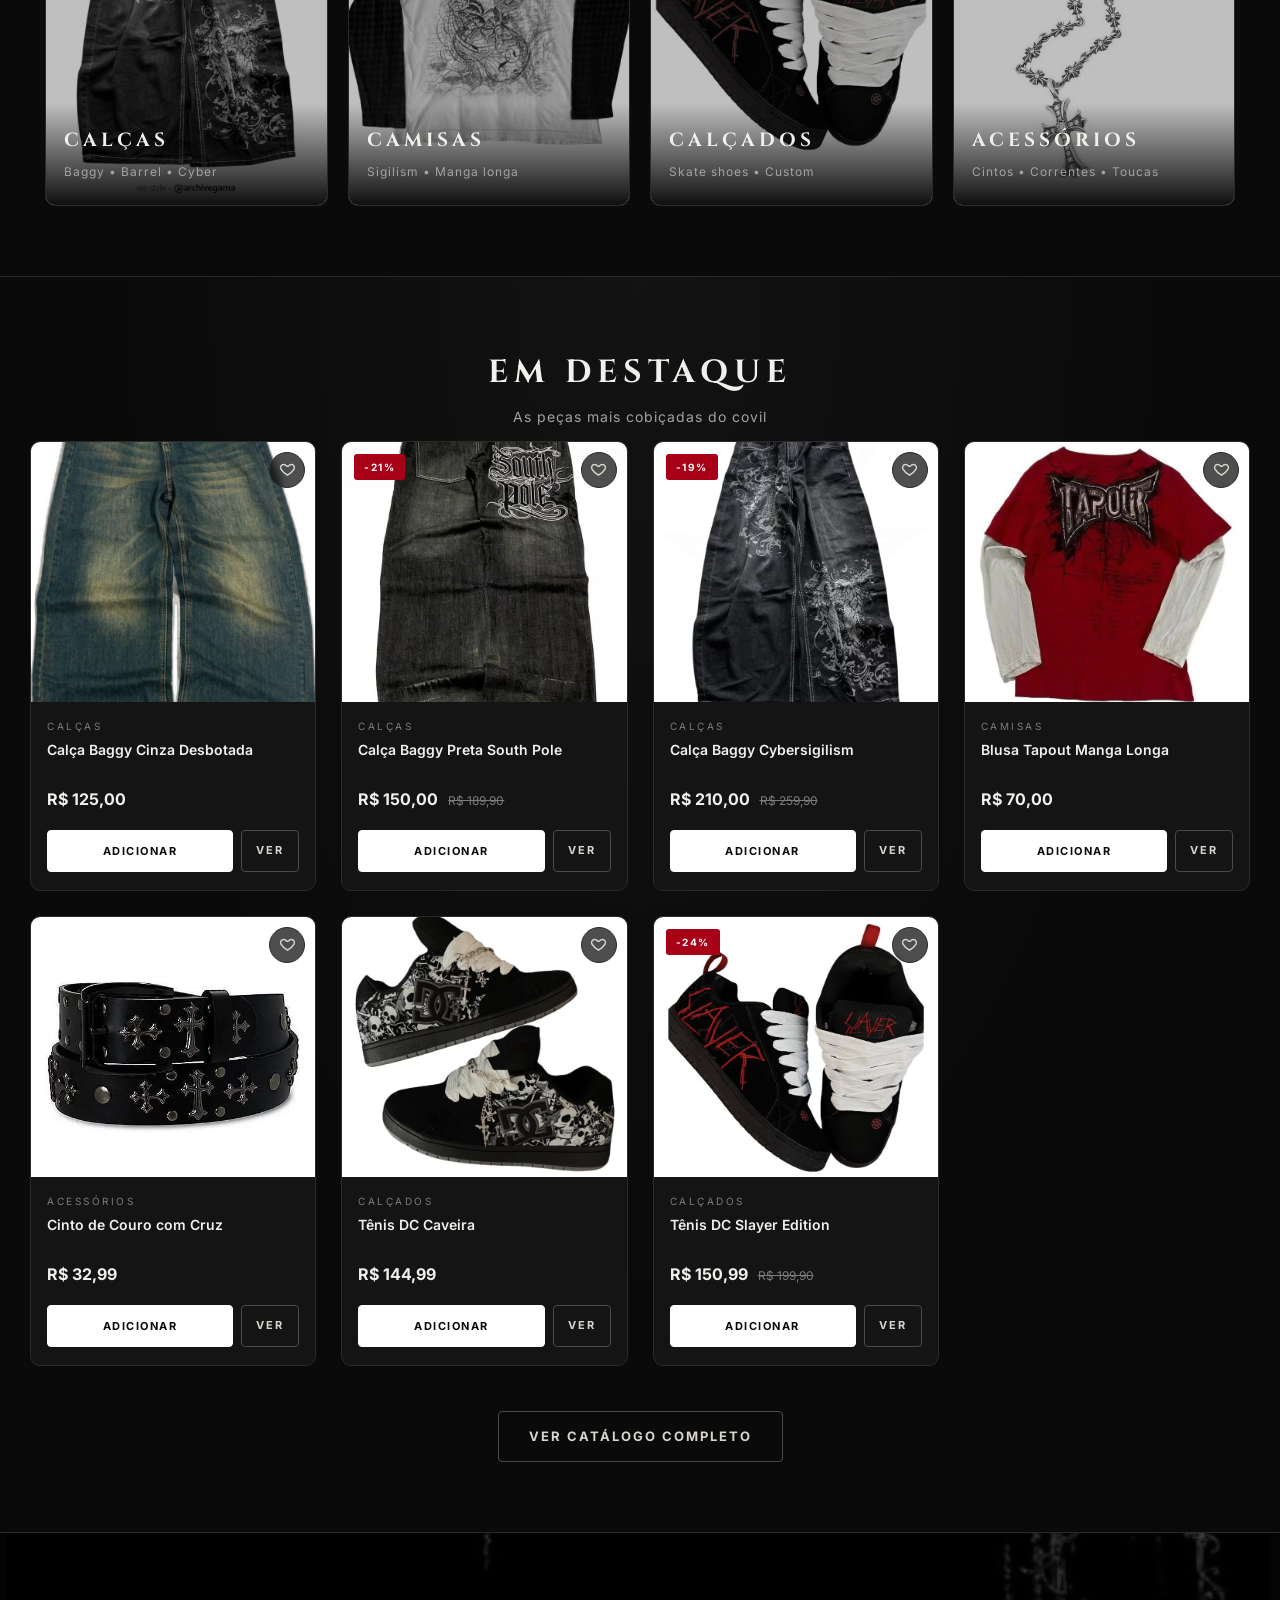
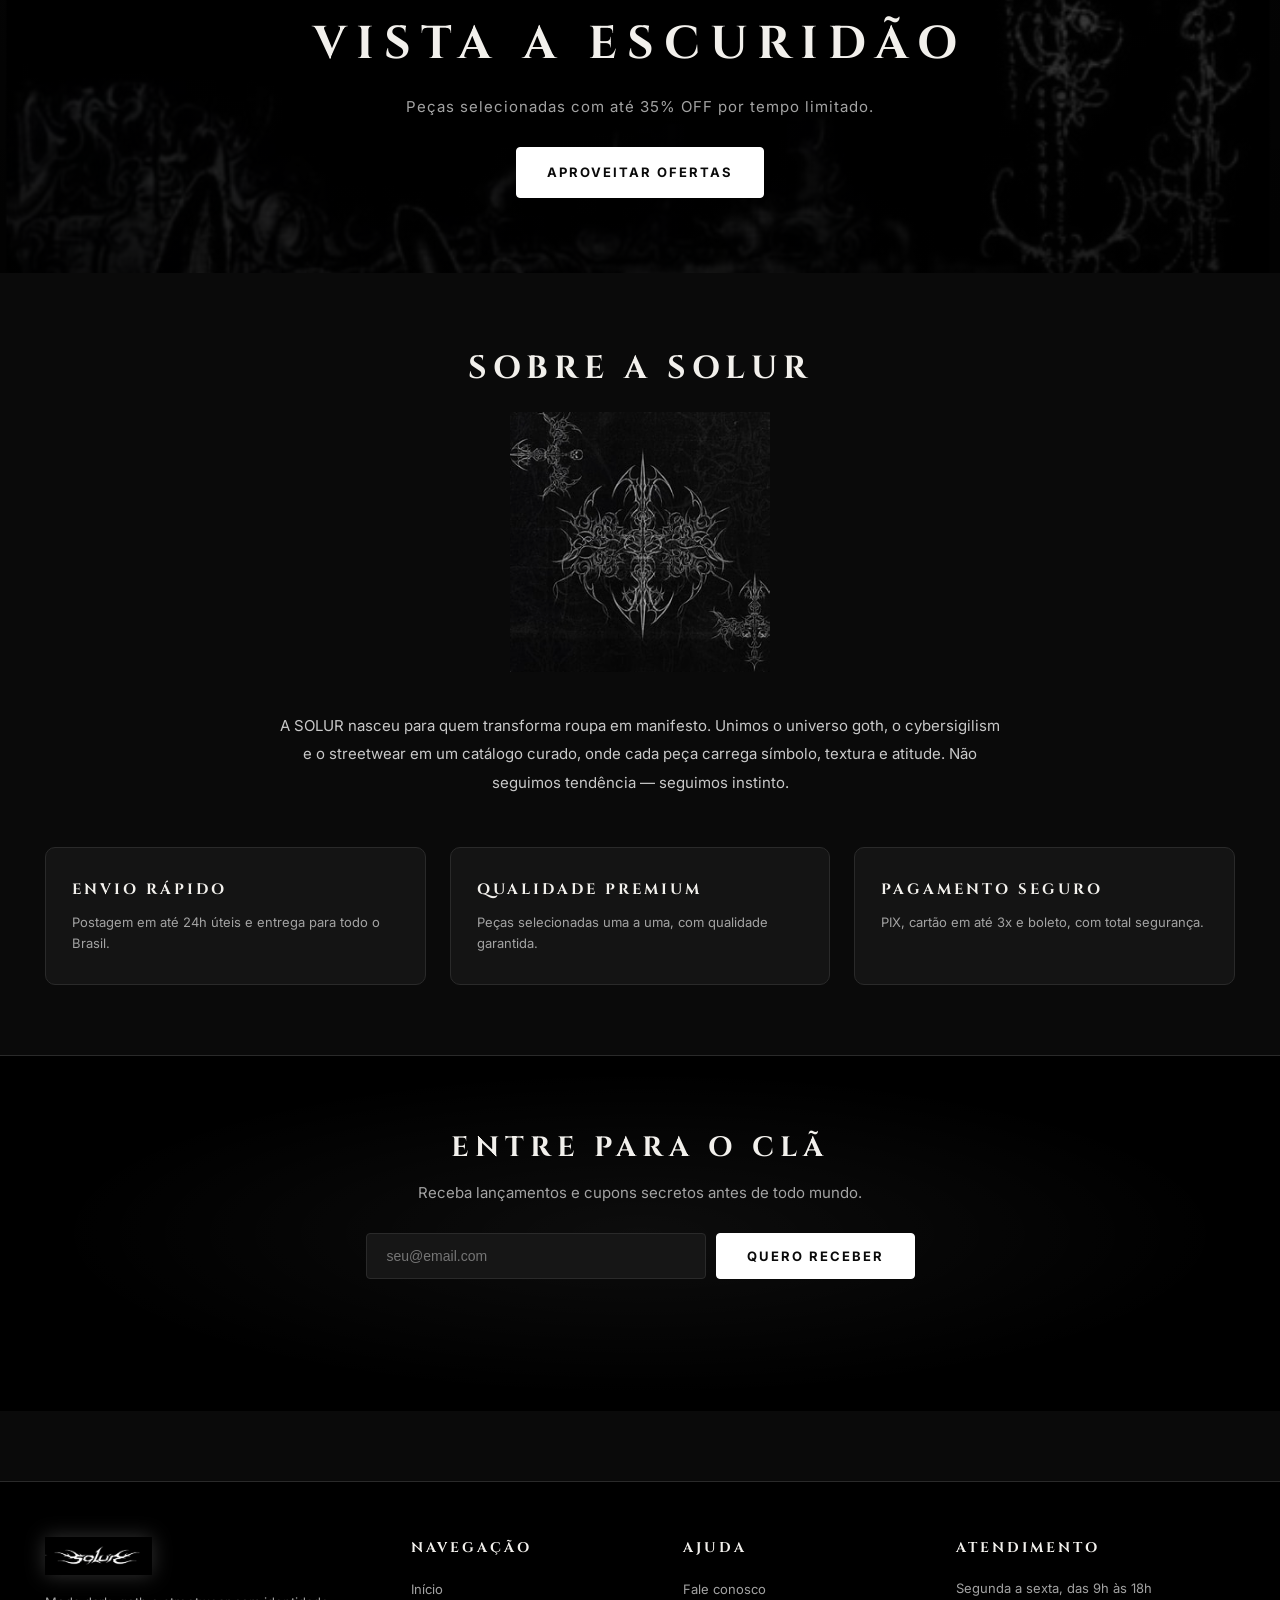
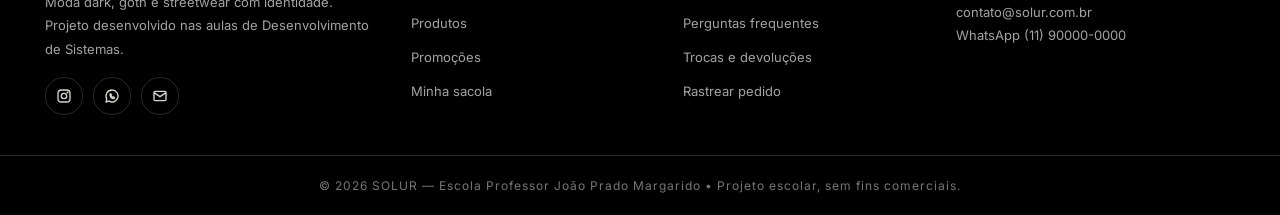
<file: SOLUR-site-completo/Página de Início/inicio.html>
<!DOCTYPE html>
<html lang="pt-br">

<head>
    <meta charset="UTF-8">
    <meta name="viewport" content="width=device-width, initial-scale=1.0">
    <meta name="description" content="SOLUR — moda dark, goth e streetwear. Calças baggy, camisas sigilism, tênis e acessórios com identidade única.">
    <title>SOLUR — Estilo que representa você</title>

    <link rel="icon" type="image/jpeg" href="../Imagens/WhatsApp Image 2026-05-28 at 08.02.10.jpeg">

    <link rel="preconnect" href="https://fonts.googleapis.com">
    <link rel="preconnect" href="https://fonts.gstatic.com" crossorigin>
    <link href="https://fonts.googleapis.com/css2?family=Cinzel:wght@400;700;900&family=Inter:wght@300;400;500;600;700&display=swap" rel="stylesheet">

    <link rel="stylesheet" href="../assets/css/global.css">
    <link rel="stylesheet" href="inicio.css">
</head>

<body>

    <!-- BARRA SUPERIOR -->
    <div class="barra-topo">
        Frete grátis para todo o Brasil &nbsp;•&nbsp; Parcele em até 3x sem juros
    </div>

    <!-- CABEÇALHO -->
    <header>
        <a class="logo-link" href="../Página de Início/inicio.html">
            <img src="../Imagens/WhatsApp Image 2026-05-28 at 08.02.10.jpeg" alt="Logo SOLUR">
            <span class="logo-nome">SOLUR</span>
        </a>

        <form class="campo-busca" role="search">
            <input type="text" placeholder="O que você procura nas trevas?" aria-label="Pesquisar produtos">
            <button type="submit" aria-label="Pesquisar">
                <svg viewBox="0 0 24 24" fill="none" stroke="currentColor" stroke-width="2" stroke-linecap="round" width="18" height="18"><circle cx="11" cy="11" r="7"/><path d="m20 20-3.5-3.5"/></svg>
            </button>
        </form>

        <div class="acoes-header">
            <a class="acao-header" href="../Página de Produtos/produtos.html?filtro=favoritos" aria-label="Ver favoritos">
                <svg viewBox="0 0 24 24" fill="none" stroke="currentColor" stroke-width="2" stroke-linejoin="round"><path d="M12 20s-7-4.6-9.2-8.6C1.2 8.5 3 5 6.5 5c2 0 3.4 1.1 4.2 2.4h2.6C14.1 6.1 15.5 5 17.5 5 21 5 22.8 8.5 21.2 11.4 19 15.4 12 20 12 20Z"/></svg>
                <span class="badge" id="badgeFavoritos" hidden>0</span>
            </a>

            <button class="acao-header" onclick="abrirDrawer()" aria-label="Abrir sacola de compras">
                <svg viewBox="0 0 24 24" fill="none" stroke="currentColor" stroke-width="2" stroke-linecap="round" stroke-linejoin="round"><path d="M6 7h12l1 14H5L6 7Z"/><path d="M9 7a3 3 0 0 1 6 0v3H9V7Z"/></svg>
                <span class="badge" id="badgeCarrinho" hidden>0</span>
            </button>

            <button class="botao-menu-mobile" id="botaoMenuMobile" aria-label="Abrir menu">
                <svg viewBox="0 0 24 24" fill="none" stroke="currentColor" stroke-width="2" stroke-linecap="round"><path d="M4 7h16M4 12h16M4 17h16"/></svg>
            </button>
        </div>
    </header>

    <!-- MENU -->
    <nav class="menu">
        <a href="../Página de Início/inicio.html" class="ativo">INÍCIO</a>
        <a href="../Página de Produtos/produtos.html">PRODUTOS</a>
        <a href="../Página de Promoções/promocoes.html">PROMOÇÕES</a>
        <a href="../Página de Contatos/contato.html">CONTATO</a>
    </nav>

    <!-- HERO -->
    <section class="hero">
        <div class="hero-texto">
            <span class="hero-selo">NOVA COLEÇÃO • INVERNO SOMBRIO</span>

            <h1>
                ESTILO QUE<br>
                REPRESENTA VOCÊ
            </h1>

            <p>
                Moda dark, goth e streetwear selecionada peça por peça.
                Cybersigilism, caveiras e prata — para quem não pede licença.
            </p>

            <div class="hero-acoes">
                <a href="../Página de Produtos/produtos.html" class="botao">VER PRODUTOS</a>
                <a href="../Página de Promoções/promocoes.html" class="botao-fantasma">PROMOÇÕES</a>
            </div>
        </div>
    </section>

    <!-- FAIXA DE BENEFÍCIOS -->
    <section class="beneficios">
        <div class="beneficio">
            <span class="beneficio-icone">✦</span>
            <div>
                <h3>FRETE GRÁTIS</h3>
                <p>Para todo o Brasil</p>
            </div>
        </div>
        <div class="beneficio">
            <span class="beneficio-icone">☾</span>
            <div>
                <h3>ATÉ 3X SEM JUROS</h3>
                <p>No cartão de crédito</p>
            </div>
        </div>
        <div class="beneficio">
            <span class="beneficio-icone">†</span>
            <div>
                <h3>TROCA EM 7 DIAS</h3>
                <p>Sem burocracia</p>
            </div>
        </div>
        <div class="beneficio">
            <span class="beneficio-icone">♆</span>
            <div>
                <h3>COMPRA SEGURA</h3>
                <p>PIX, cartão e boleto</p>
            </div>
        </div>
    </section>

    <!-- CATEGORIAS -->
    <section class="secao">
        <div class="titulo-secao">
            <h2>Categorias</h2>
            <p>Encontre seu caminho dentro da escuridão</p>
        </div>

        <img class="ornamento" src="../Imagens/OIP.jpg" alt="" aria-hidden="true">

        <div class="grade-categorias">
            <a class="card-categoria" href="../Página de Produtos/produtos.html?cat=calcas">
                <img src="../Imagens/calça 5.jpg" alt="Calças">
                <div class="card-categoria-texto">
                    <h3>CALÇAS</h3>
                    <span>Baggy • Barrel • Cyber</span>
                </div>
            </a>

            <a class="card-categoria" href="../Página de Produtos/produtos.html?cat=camisas">
                <img src="../Imagens/camisa 4.jpg" alt="Camisas">
                <div class="card-categoria-texto">
                    <h3>CAMISAS</h3>
                    <span>Sigilism • Manga longa</span>
                </div>
            </a>

            <a class="card-categoria" href="../Página de Produtos/produtos.html?cat=calcados">
                <img src="../Imagens/Tenis 2.jpg" alt="Calçados">
                <div class="card-categoria-texto">
                    <h3>CALÇADOS</h3>
                    <span>Skate shoes • Custom</span>
                </div>
            </a>

            <a class="card-categoria" href="../Página de Produtos/produtos.html?cat=acessorios">
                <img src="../Imagens/corrente.jpg" alt="Acessórios">
                <div class="card-categoria-texto">
                    <h3>ACESSÓRIOS</h3>
                    <span>Cintos • Correntes • Toucas</span>
                </div>
            </a>
        </div>
    </section>

    <!-- DESTAQUES -->
    <section class="secao secao-destaques">
        <div class="titulo-secao">
            <h2>Em destaque</h2>
            <p>As peças mais cobiçadas do covil</p>
        </div>

        <div class="grade-produtos" id="gradeDestaques"></div>

        <div class="destaques-cta">
            <a href="../Página de Produtos/produtos.html" class="botao-fantasma">VER CATÁLOGO COMPLETO</a>
        </div>
    </section>

    <!-- BANNER GÓTICO -->
    <section class="banner-gotico">
        <div class="banner-gotico-conteudo">
            <h2>VISTA A ESCURIDÃO</h2>
            <p>Peças selecionadas com até 35% OFF por tempo limitado.</p>
            <a href="../Página de Promoções/promocoes.html" class="botao">APROVEITAR OFERTAS</a>
        </div>
    </section>

    <!-- SOBRE -->
    <section class="secao sobre">
        <div class="titulo-secao">
            <h2>Sobre a SOLUR</h2>
        </div>

        <img class="ornamento" src="../Imagens/OIP.jpg" alt="" aria-hidden="true">

        <p>
            A SOLUR nasceu para quem transforma roupa em manifesto. Unimos o universo
            goth, o cybersigilism e o streetwear em um catálogo curado, onde cada peça
            carrega símbolo, textura e atitude. Não seguimos tendência —
            seguimos instinto.
        </p>

        <div class="diferenciais">
            <div class="card-diferencial">
                <h3>ENVIO RÁPIDO</h3>
                <p>Postagem em até 24h úteis e entrega para todo o Brasil.</p>
            </div>

            <div class="card-diferencial">
                <h3>QUALIDADE PREMIUM</h3>
                <p>Peças selecionadas uma a uma, com qualidade garantida.</p>
            </div>

            <div class="card-diferencial">
                <h3>PAGAMENTO SEGURO</h3>
                <p>PIX, cartão em até 3x e boleto, com total segurança.</p>
            </div>
        </div>
    </section>

    <!-- NEWSLETTER -->
    <section class="newsletter">
        <div class="newsletter-conteudo">
            <h2>ENTRE PARA O CLÃ</h2>
            <p>Receba lançamentos e cupons secretos antes de todo mundo.</p>

            <form id="formNewsletter" class="newsletter-form" novalidate>
                <input type="email" id="emailNewsletter" placeholder="seu@email.com" aria-label="Seu e-mail" required>
                <button type="submit" class="botao">QUERO RECEBER</button>
            </form>

            <p class="newsletter-aviso" id="avisoNewsletter"></p>
        </div>
    </section>

    <!-- RODAPÉ -->
    <footer>
        <div class="rodape-grade">
            <div class="rodape-coluna">
                <img class="rodape-logo" src="../Imagens/WhatsApp Image 2026-05-28 at 08.02.10.jpeg" alt="SOLUR">
                <p>
                    Moda dark, goth e streetwear com identidade.
                    Projeto desenvolvido nas aulas de Desenvolvimento de Sistemas.
                </p>

                <div class="rodape-social">
                    <a href="#" aria-label="Instagram">
                        <svg viewBox="0 0 24 24" fill="none" stroke="currentColor" stroke-width="2"><rect x="3" y="3" width="18" height="18" rx="5"/><circle cx="12" cy="12" r="4"/><circle cx="17.2" cy="6.8" r="0.6" fill="currentColor"/></svg>
                    </a>
                    <a href="#" aria-label="WhatsApp">
                        <svg viewBox="0 0 24 24" fill="none" stroke="currentColor" stroke-width="2" stroke-linejoin="round"><path d="M12 3a9 9 0 0 0-7.8 13.5L3 21l4.6-1.2A9 9 0 1 0 12 3Z"/><path d="M9 9.5c0 4 2.5 6.5 6 6.5l.8-1.6-2-1.2-1 .8c-1-.5-1.8-1.3-2.3-2.3l.8-1-1.2-2L9 9.5Z"/></svg>
                    </a>
                    <a href="#" aria-label="E-mail">
                        <svg viewBox="0 0 24 24" fill="none" stroke="currentColor" stroke-width="2"><rect x="3" y="5" width="18" height="14" rx="2"/><path d="m3 7 9 6 9-6"/></svg>
                    </a>
                </div>
            </div>

            <div class="rodape-coluna">
                <h3>Navegação</h3>
                <ul>
                    <li><a href="../Página de Início/inicio.html">Início</a></li>
                    <li><a href="../Página de Produtos/produtos.html">Produtos</a></li>
                    <li><a href="../Página de Promoções/promocoes.html">Promoções</a></li>
                    <li><a href="../Página de Carrinho/carrinho.html">Minha sacola</a></li>
                </ul>
            </div>

            <div class="rodape-coluna">
                <h3>Ajuda</h3>
                <ul>
                    <li><a href="../Página de Contatos/contato.html">Fale conosco</a></li>
                    <li><a href="../Página de Contatos/contato.html#faq">Perguntas frequentes</a></li>
                    <li><a href="../Página de Contatos/contato.html#faq">Trocas e devoluções</a></li>
                    <li><a href="../Página de Contatos/contato.html#contato">Rastrear pedido</a></li>
                </ul>
            </div>

            <div class="rodape-coluna">
                <h3>Atendimento</h3>
                <p>
                    Segunda a sexta, das 9h às 18h<br>
                    contato@solur.com.br<br>
                    WhatsApp (11) 90000-0000
                </p>
            </div>
        </div>

        <div class="rodape-base">
            <p>
                © <span data-ano>2026</span> SOLUR — Escola Professor João Prado Margarido
                • Projeto escolar, sem fins comerciais.
            </p>
        </div>
    </footer>

    <script src="../assets/js/dados.js"></script>
    <script src="../assets/js/carrinho.js"></script>
    <script src="../assets/js/global.js"></script>
    <script src="inicio.js"></script>
</body>

</html>
</file>
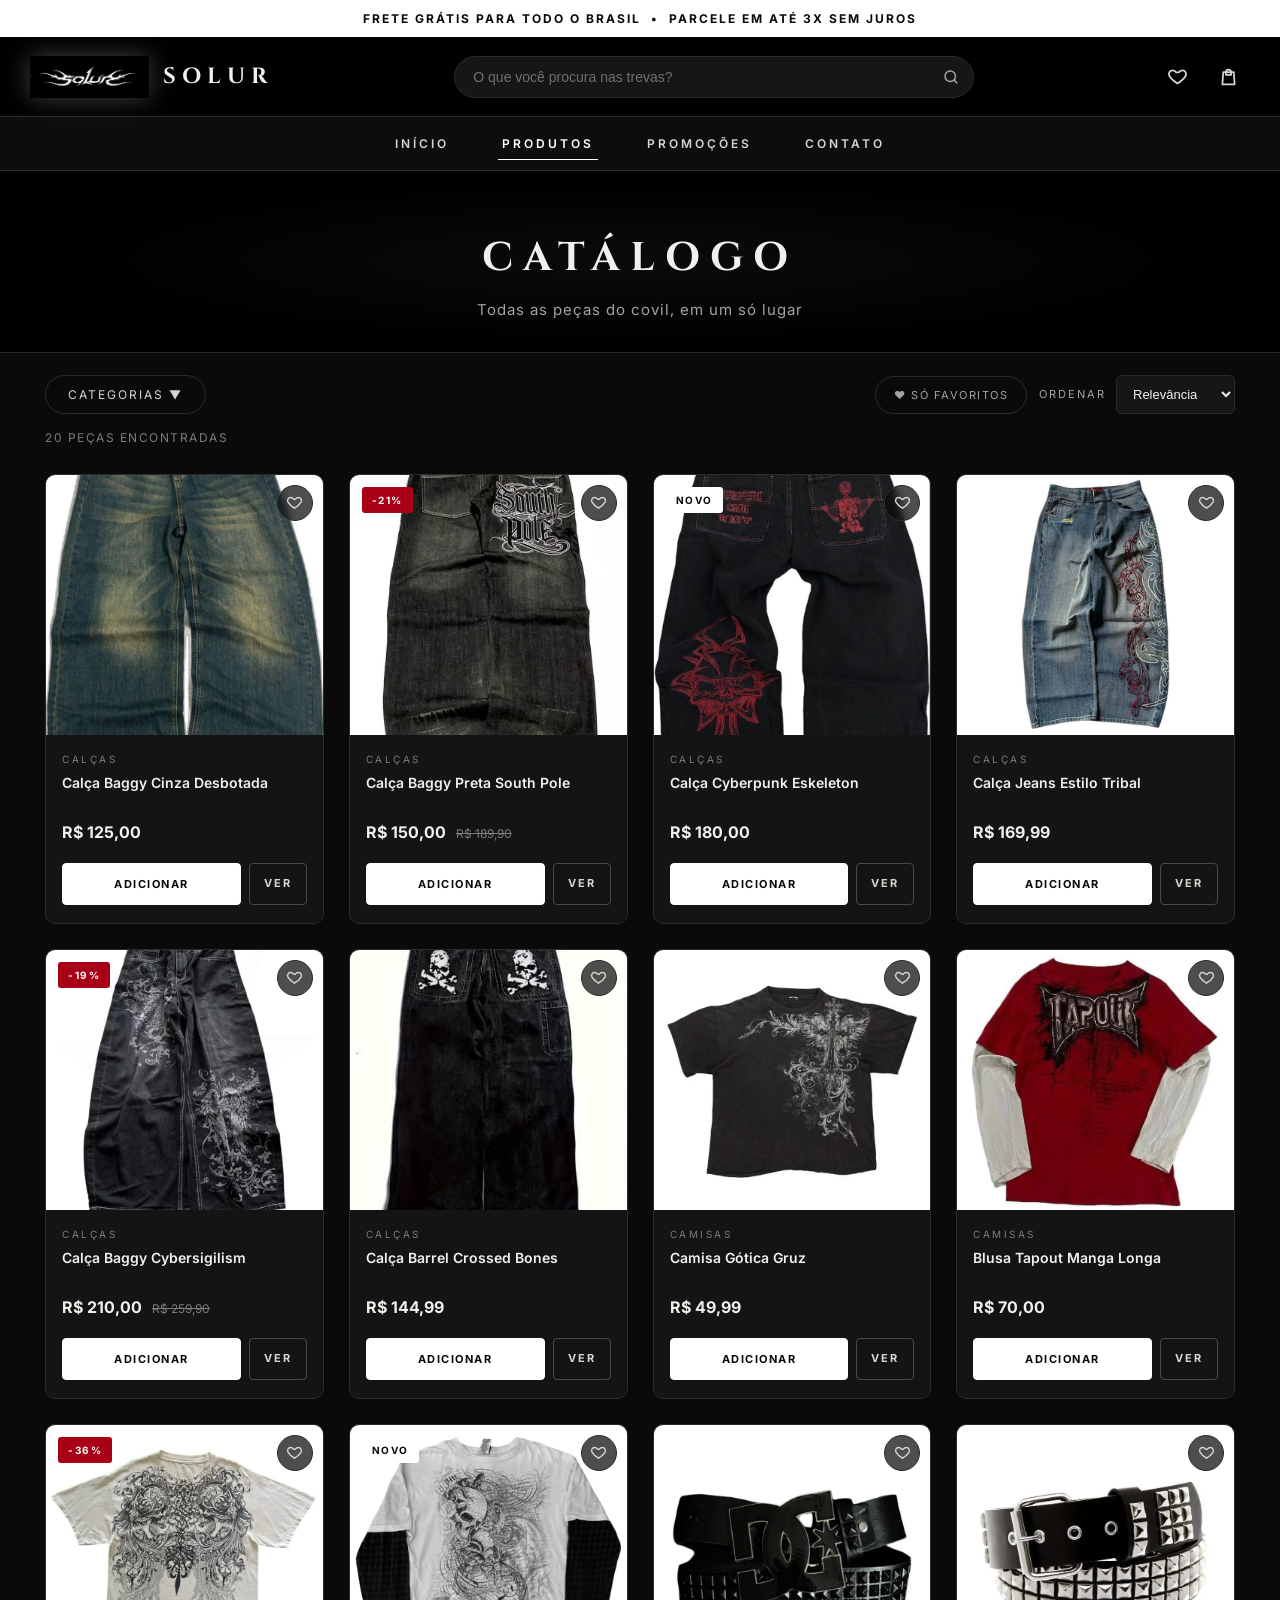
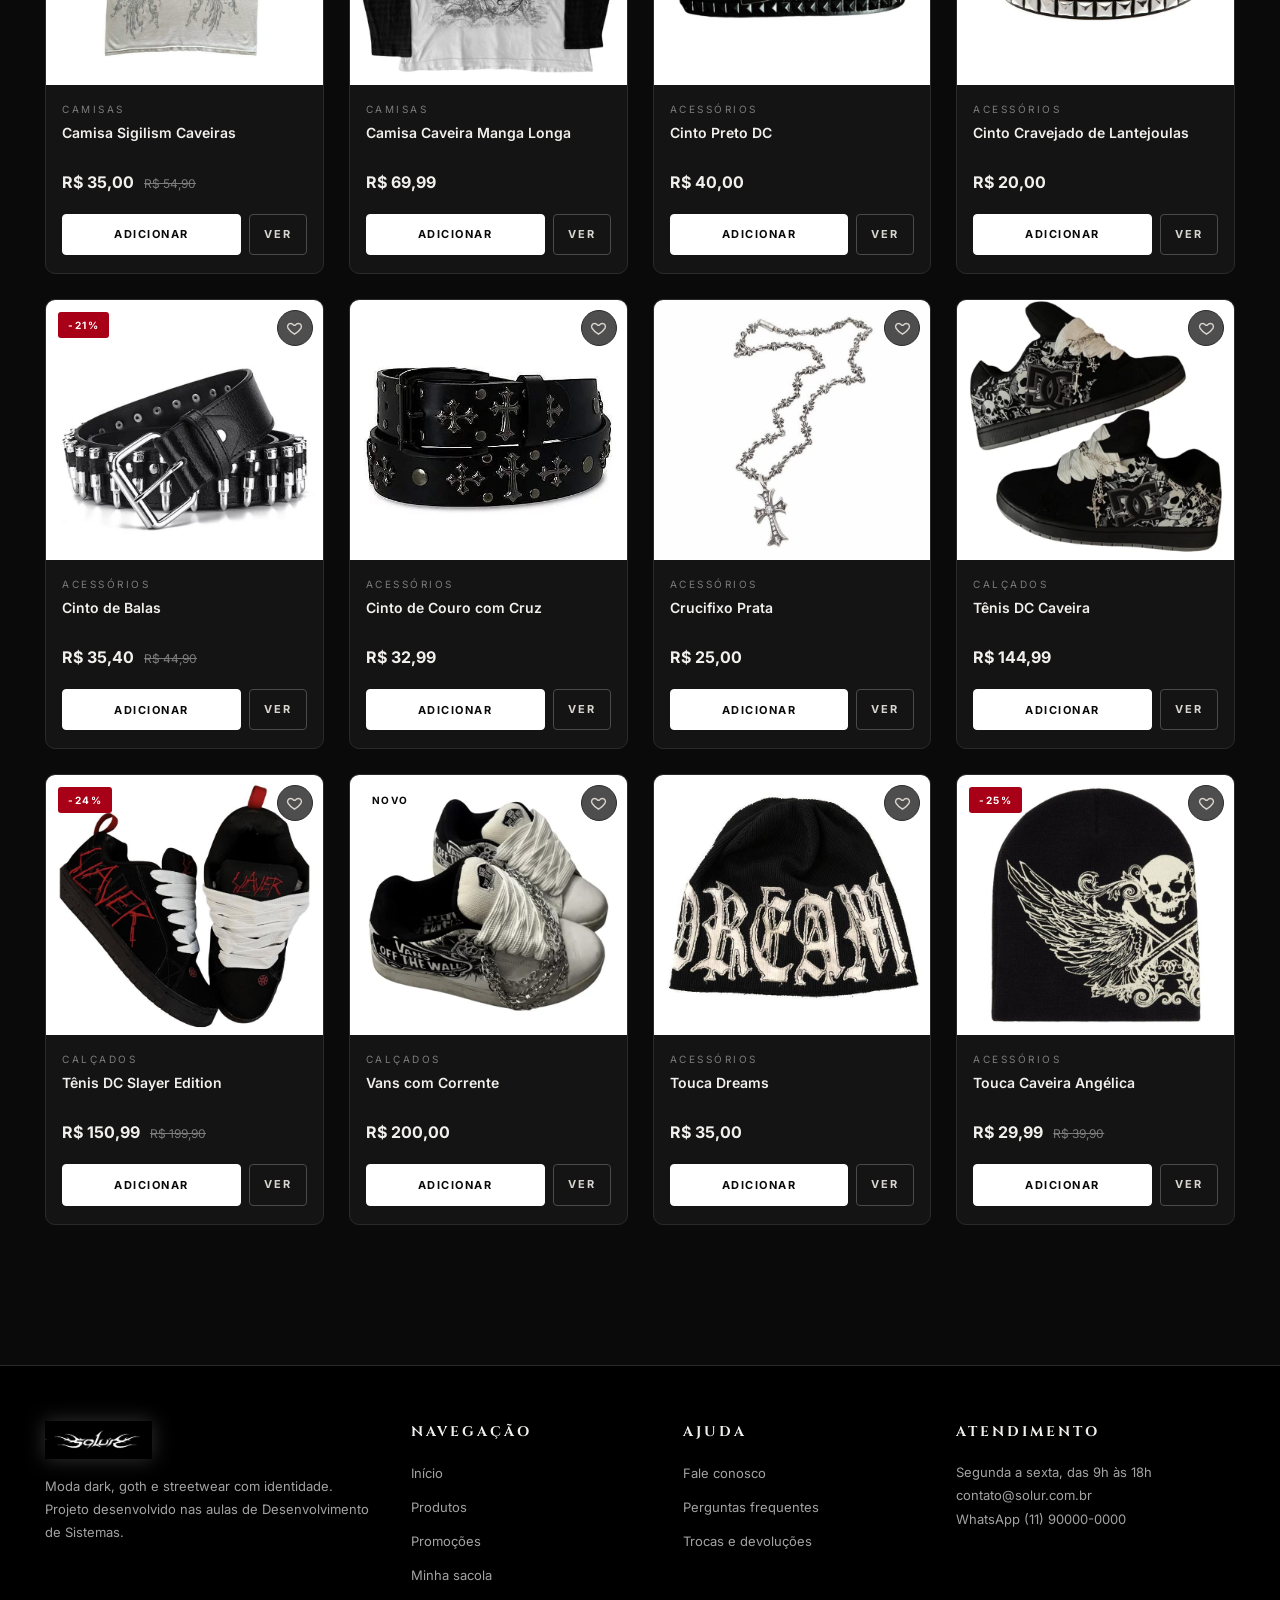
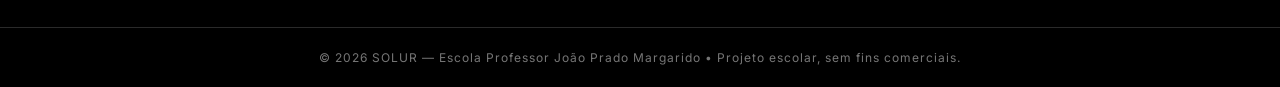
<file: SOLUR-site-completo/Página de Produtos/produtos.html>
<!DOCTYPE html>
<html lang="pt-br">

<head>
    <meta charset="UTF-8">
    <meta name="viewport" content="width=device-width, initial-scale=1.0">
    <meta name="description" content="Catálogo SOLUR: calças baggy, camisas sigilism, tênis e acessórios dark. Filtre por categoria e encontre sua peça.">
    <title>Produtos — SOLUR</title>

    <link rel="icon" type="image/jpeg" href="../Imagens/WhatsApp Image 2026-05-28 at 08.02.10.jpeg">

    <link rel="preconnect" href="https://fonts.googleapis.com">
    <link rel="preconnect" href="https://fonts.gstatic.com" crossorigin>
    <link href="https://fonts.googleapis.com/css2?family=Cinzel:wght@400;700;900&family=Inter:wght@300;400;500;600;700&display=swap" rel="stylesheet">

    <link rel="stylesheet" href="../assets/css/global.css">
    <link rel="stylesheet" href="produtos.css">
</head>

<body>

    <!-- BARRA SUPERIOR -->
    <div class="barra-topo">
        Frete grátis para todo o Brasil &nbsp;•&nbsp; Parcele em até 3x sem juros
    </div>

    <!-- CABEÇALHO -->
    <header>
        <a class="logo-link" href="../Página de Início/inicio.html">
            <img src="../Imagens/WhatsApp Image 2026-05-28 at 08.02.10.jpeg" alt="Logo SOLUR">
            <span class="logo-nome">SOLUR</span>
        </a>

        <form class="campo-busca" role="search">
            <input type="text" id="pesquisa" placeholder="O que você procura nas trevas?" aria-label="Pesquisar produtos">
            <button type="submit" aria-label="Pesquisar">
                <svg viewBox="0 0 24 24" fill="none" stroke="currentColor" stroke-width="2" stroke-linecap="round" width="18" height="18"><circle cx="11" cy="11" r="7"/><path d="m20 20-3.5-3.5"/></svg>
            </button>
        </form>

        <div class="acoes-header">
            <a class="acao-header" href="?filtro=favoritos" aria-label="Ver favoritos">
                <svg viewBox="0 0 24 24" fill="none" stroke="currentColor" stroke-width="2" stroke-linejoin="round"><path d="M12 20s-7-4.6-9.2-8.6C1.2 8.5 3 5 6.5 5c2 0 3.4 1.1 4.2 2.4h2.6C14.1 6.1 15.5 5 17.5 5 21 5 22.8 8.5 21.2 11.4 19 15.4 12 20 12 20Z"/></svg>
                <span class="badge" id="badgeFavoritos" hidden>0</span>
            </a>

            <button class="acao-header" onclick="abrirDrawer()" aria-label="Abrir sacola de compras">
                <svg viewBox="0 0 24 24" fill="none" stroke="currentColor" stroke-width="2" stroke-linecap="round" stroke-linejoin="round"><path d="M6 7h12l1 14H5L6 7Z"/><path d="M9 7a3 3 0 0 1 6 0v3H9V7Z"/></svg>
                <span class="badge" id="badgeCarrinho" hidden>0</span>
            </button>

            <button class="botao-menu-mobile" id="botaoMenuMobile" aria-label="Abrir menu">
                <svg viewBox="0 0 24 24" fill="none" stroke="currentColor" stroke-width="2" stroke-linecap="round"><path d="M4 7h16M4 12h16M4 17h16"/></svg>
            </button>
        </div>
    </header>

    <!-- MENU -->
    <nav class="menu">
        <a href="../Página de Início/inicio.html">INÍCIO</a>
        <a href="../Página de Produtos/produtos.html" class="ativo">PRODUTOS</a>
        <a href="../Página de Promoções/promocoes.html">PROMOÇÕES</a>
        <a href="../Página de Contatos/contato.html">CONTATO</a>
    </nav>

    <!-- CABEÇALHO DA PÁGINA -->
    <section class="cabecalho-pagina">
        <h1>CATÁLOGO</h1>
        <p>Todas as peças do covil, em um só lugar</p>
    </section>

    <!-- FERRAMENTAS: CATEGORIAS + ORDENAÇÃO -->
    <div class="barra-ferramentas">

        <div class="area-categorias">
            <button class="botao-categorias" onclick="abrirCategorias()">
                CATEGORIAS ▼
            </button>

            <div class="menu-categorias" id="menuCategorias">
                <button onclick="filtrarCategoria('todos')">TODOS</button>
                <button onclick="filtrarCategoria('calcas')">CALÇAS</button>
                <button onclick="filtrarCategoria('camisas')">CAMISAS</button>
                <button onclick="filtrarCategoria('calcados')">CALÇADOS</button>
                <button onclick="filtrarCategoria('acessorios')">ACESSÓRIOS</button>
            </div>
        </div>

        <div class="ferramentas-direita">
            <button class="chip-favoritos" id="chipFavoritos" onclick="alternarFiltroFavoritos()">
                ♥ SÓ FAVORITOS
            </button>

            <label class="campo-ordenar">
                <span>ORDENAR</span>
                <select id="ordenar" onchange="aplicarFiltros()">
                    <option value="relevancia">Relevância</option>
                    <option value="menor-preco">Menor preço</option>
                    <option value="maior-preco">Maior preço</option>
                    <option value="nome">Nome (A–Z)</option>
                </select>
            </label>
        </div>

    </div>

    <p class="contagem-resultados" id="contagemResultados"></p>

    <!-- PRODUTOS -->
    <main class="secao secao-produtos">
        <div class="grade-produtos" id="gradeProdutos"></div>
    </main>

    <!-- RODAPÉ -->
    <footer>
        <div class="rodape-grade">
            <div class="rodape-coluna">
                <img class="rodape-logo" src="../Imagens/WhatsApp Image 2026-05-28 at 08.02.10.jpeg" alt="SOLUR">
                <p>
                    Moda dark, goth e streetwear com identidade.
                    Projeto desenvolvido nas aulas de Desenvolvimento de Sistemas.
                </p>
            </div>

            <div class="rodape-coluna">
                <h3>Navegação</h3>
                <ul>
                    <li><a href="../Página de Início/inicio.html">Início</a></li>
                    <li><a href="../Página de Produtos/produtos.html">Produtos</a></li>
                    <li><a href="../Página de Promoções/promocoes.html">Promoções</a></li>
                    <li><a href="../Página de Carrinho/carrinho.html">Minha sacola</a></li>
                </ul>
            </div>

            <div class="rodape-coluna">
                <h3>Ajuda</h3>
                <ul>
                    <li><a href="../Página de Contatos/contato.html">Fale conosco</a></li>
                    <li><a href="../Página de Contatos/contato.html#faq">Perguntas frequentes</a></li>
                    <li><a href="../Página de Contatos/contato.html#faq">Trocas e devoluções</a></li>
                </ul>
            </div>

            <div class="rodape-coluna">
                <h3>Atendimento</h3>
                <p>
                    Segunda a sexta, das 9h às 18h<br>
                    contato@solur.com.br<br>
                    WhatsApp (11) 90000-0000
                </p>
            </div>
        </div>

        <div class="rodape-base">
            <p>
                © <span data-ano>2026</span> SOLUR — Escola Professor João Prado Margarido
                • Projeto escolar, sem fins comerciais.
            </p>
        </div>
    </footer>

    <script src="../assets/js/dados.js"></script>
    <script src="../assets/js/carrinho.js"></script>
    <script src="../assets/js/global.js"></script>
    <script src="produtos.js"></script>
</body>

</html>
</file>
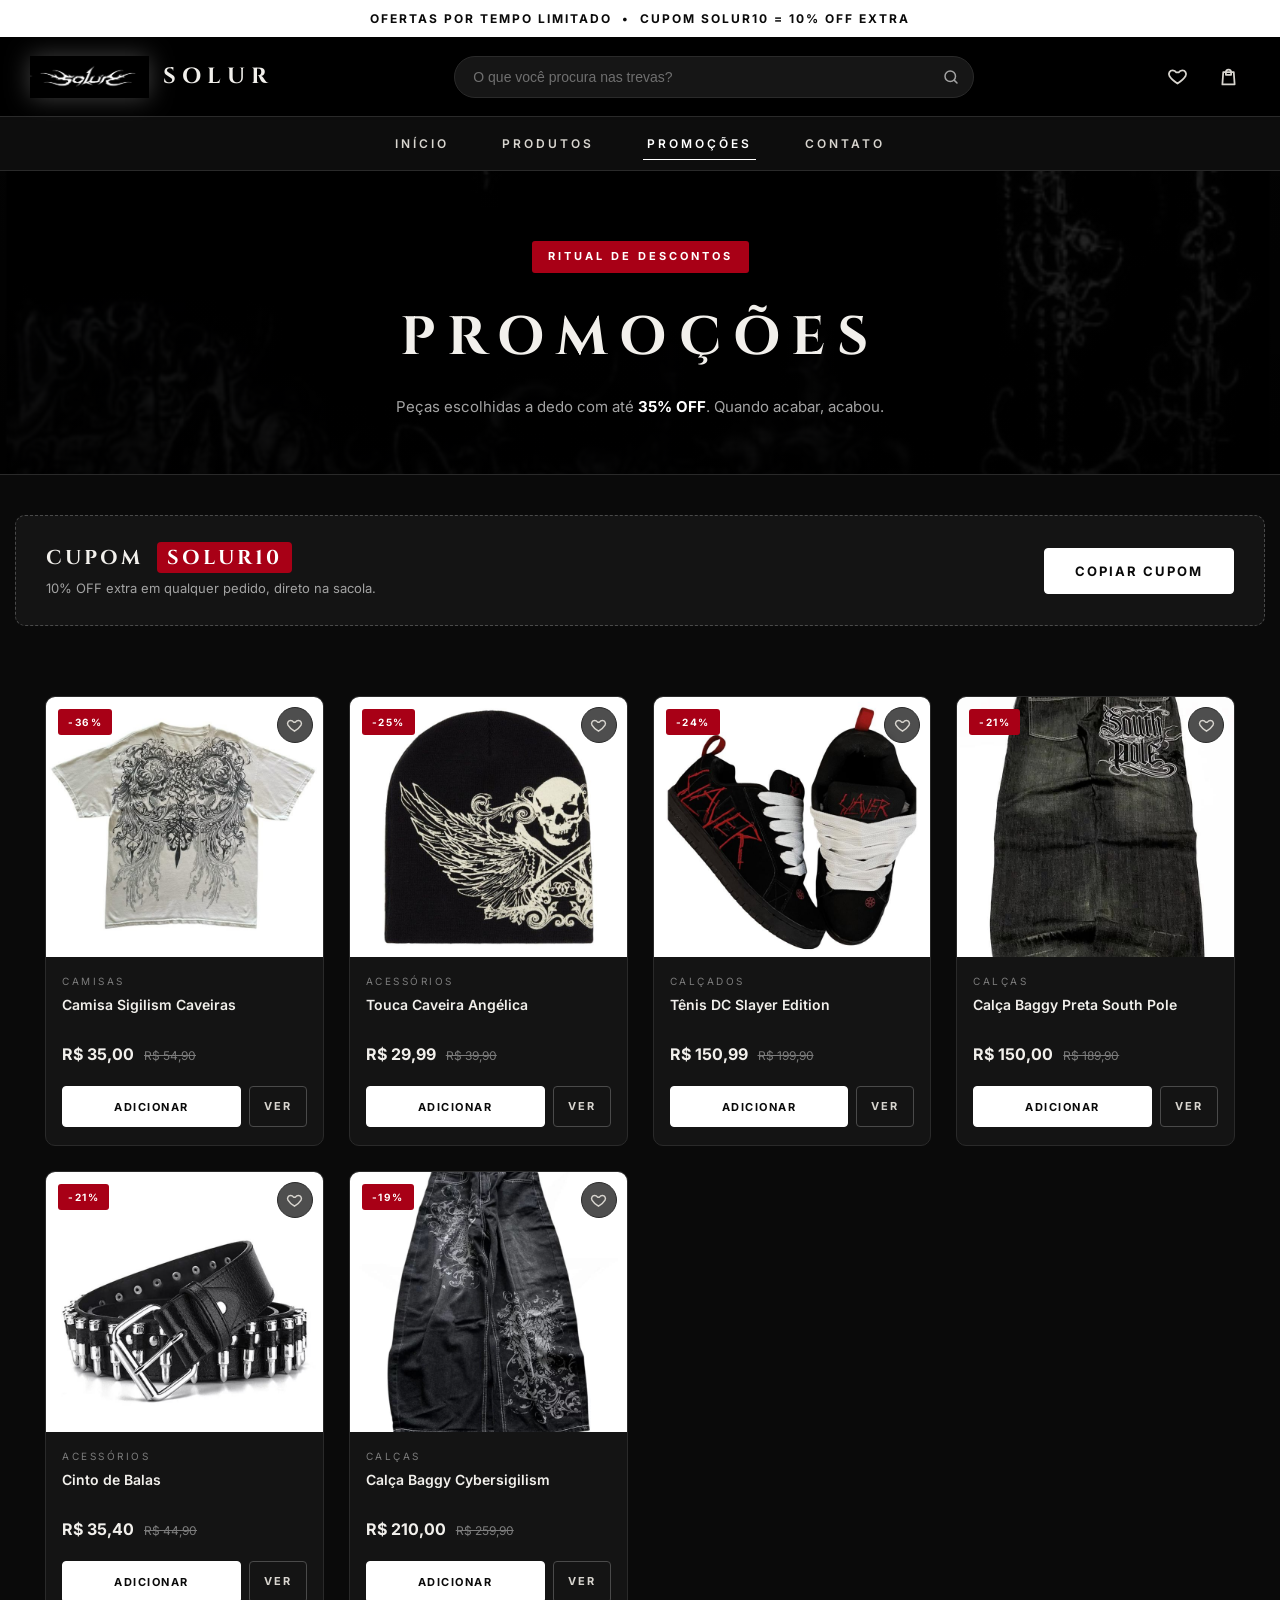
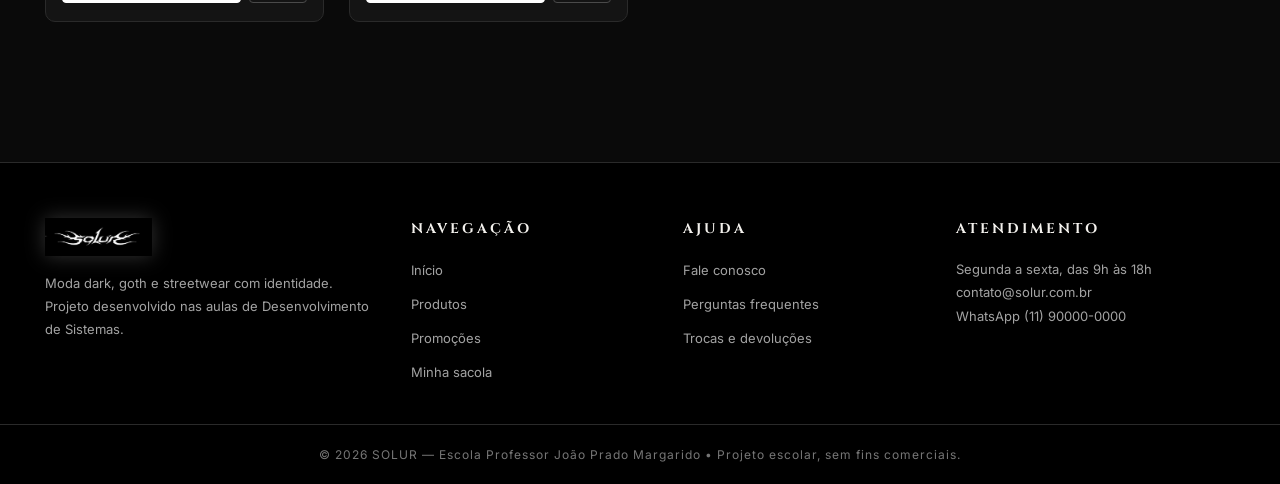
<file: SOLUR-site-completo/Página de Promoções/promocoes.html>
<!DOCTYPE html>
<html lang="pt-br">

<head>
    <meta charset="UTF-8">
    <meta name="viewport" content="width=device-width, initial-scale=1.0">
    <meta name="description" content="Promoções SOLUR: peças dark e goth com desconto por tempo limitado.">
    <title>Promoções — SOLUR</title>

    <link rel="icon" type="image/jpeg" href="../Imagens/WhatsApp Image 2026-05-28 at 08.02.10.jpeg">

    <link rel="preconnect" href="https://fonts.googleapis.com">
    <link rel="preconnect" href="https://fonts.gstatic.com" crossorigin>
    <link href="https://fonts.googleapis.com/css2?family=Cinzel:wght@400;700;900&family=Inter:wght@300;400;500;600;700&display=swap" rel="stylesheet">

    <link rel="stylesheet" href="../assets/css/global.css">
    <link rel="stylesheet" href="promocoes.css">
</head>

<body>

    <!-- BARRA SUPERIOR -->
    <div class="barra-topo">
        Ofertas por tempo limitado &nbsp;•&nbsp; Cupom SOLUR10 = 10% OFF extra
    </div>

    <!-- CABEÇALHO -->
    <header>
        <a class="logo-link" href="../Página de Início/inicio.html">
            <img src="../Imagens/WhatsApp Image 2026-05-28 at 08.02.10.jpeg" alt="Logo SOLUR">
            <span class="logo-nome">SOLUR</span>
        </a>

        <form class="campo-busca" role="search">
            <input type="text" placeholder="O que você procura nas trevas?" aria-label="Pesquisar produtos">
            <button type="submit" aria-label="Pesquisar">
                <svg viewBox="0 0 24 24" fill="none" stroke="currentColor" stroke-width="2" stroke-linecap="round" width="18" height="18"><circle cx="11" cy="11" r="7"/><path d="m20 20-3.5-3.5"/></svg>
            </button>
        </form>

        <div class="acoes-header">
            <a class="acao-header" href="../Página de Produtos/produtos.html?filtro=favoritos" aria-label="Ver favoritos">
                <svg viewBox="0 0 24 24" fill="none" stroke="currentColor" stroke-width="2" stroke-linejoin="round"><path d="M12 20s-7-4.6-9.2-8.6C1.2 8.5 3 5 6.5 5c2 0 3.4 1.1 4.2 2.4h2.6C14.1 6.1 15.5 5 17.5 5 21 5 22.8 8.5 21.2 11.4 19 15.4 12 20 12 20Z"/></svg>
                <span class="badge" id="badgeFavoritos" hidden>0</span>
            </a>

            <button class="acao-header" onclick="abrirDrawer()" aria-label="Abrir sacola de compras">
                <svg viewBox="0 0 24 24" fill="none" stroke="currentColor" stroke-width="2" stroke-linecap="round" stroke-linejoin="round"><path d="M6 7h12l1 14H5L6 7Z"/><path d="M9 7a3 3 0 0 1 6 0v3H9V7Z"/></svg>
                <span class="badge" id="badgeCarrinho" hidden>0</span>
            </button>

            <button class="botao-menu-mobile" id="botaoMenuMobile" aria-label="Abrir menu">
                <svg viewBox="0 0 24 24" fill="none" stroke="currentColor" stroke-width="2" stroke-linecap="round"><path d="M4 7h16M4 12h16M4 17h16"/></svg>
            </button>
        </div>
    </header>

    <!-- MENU -->
    <nav class="menu">
        <a href="../Página de Início/inicio.html">INÍCIO</a>
        <a href="../Página de Produtos/produtos.html">PRODUTOS</a>
        <a href="../Página de Promoções/promocoes.html" class="ativo">PROMOÇÕES</a>
        <a href="../Página de Contatos/contato.html">CONTATO</a>
    </nav>

    <!-- HERO DA PROMOÇÃO -->
    <section class="hero-promo">
        <span class="hero-promo-selo">RITUAL DE DESCONTOS</span>
        <h1>PROMOÇÕES</h1>
        <p>Peças escolhidas a dedo com até <strong>35% OFF</strong>. Quando acabar, acabou.</p>
    </section>

    <!-- CUPOM -->
    <section class="faixa-cupom">
        <div>
            <h2>CUPOM <strong>SOLUR10</strong></h2>
            <p>10% OFF extra em qualquer pedido, direto na sacola.</p>
        </div>
        <button class="botao" onclick="copiarCupom('SOLUR10')">COPIAR CUPOM</button>
    </section>

    <!-- PRODUTOS EM PROMOÇÃO -->
    <main class="secao">
        <div class="grade-produtos" id="gradePromocoes"></div>
    </main>

    <!-- RODAPÉ -->
    <footer>
        <div class="rodape-grade">
            <div class="rodape-coluna">
                <img class="rodape-logo" src="../Imagens/WhatsApp Image 2026-05-28 at 08.02.10.jpeg" alt="SOLUR">
                <p>
                    Moda dark, goth e streetwear com identidade.
                    Projeto desenvolvido nas aulas de Desenvolvimento de Sistemas.
                </p>
            </div>

            <div class="rodape-coluna">
                <h3>Navegação</h3>
                <ul>
                    <li><a href="../Página de Início/inicio.html">Início</a></li>
                    <li><a href="../Página de Produtos/produtos.html">Produtos</a></li>
                    <li><a href="../Página de Promoções/promocoes.html">Promoções</a></li>
                    <li><a href="../Página de Carrinho/carrinho.html">Minha sacola</a></li>
                </ul>
            </div>

            <div class="rodape-coluna">
                <h3>Ajuda</h3>
                <ul>
                    <li><a href="../Página de Contatos/contato.html">Fale conosco</a></li>
                    <li><a href="../Página de Contatos/contato.html#faq">Perguntas frequentes</a></li>
                    <li><a href="../Página de Contatos/contato.html#faq">Trocas e devoluções</a></li>
                </ul>
            </div>

            <div class="rodape-coluna">
                <h3>Atendimento</h3>
                <p>
                    Segunda a sexta, das 9h às 18h<br>
                    contato@solur.com.br<br>
                    WhatsApp (11) 90000-0000
                </p>
            </div>
        </div>

        <div class="rodape-base">
            <p>
                © <span data-ano>2026</span> SOLUR — Escola Professor João Prado Margarido
                • Projeto escolar, sem fins comerciais.
            </p>
        </div>
    </footer>

    <script src="../assets/js/dados.js"></script>
    <script src="../assets/js/carrinho.js"></script>
    <script src="../assets/js/global.js"></script>
    <script src="promocoes.js"></script>
</body>

</html>
</file>
<file: SOLUR-site-completo/assets/css/global.css>
/* =====================================================
   SOLUR — ESTILO GLOBAL
   Identidade: gótico / cybersigilism monocromático
   ===================================================== */

:root {
    --preto: #0a0a0a;
    --preto-2: #0d0d0d;
    --superficie: #141414;
    --superficie-2: #1b1b1b;
    --borda: #2a2a2a;
    --borda-forte: #4a4a4a;
    --texto: #f2f0ec;
    --suave: #a3a3a3;
    --prata: #d8d5cf;
    --sangue: #a80016;
    --branco: #ffffff;
    --fonte-titulo: "Cinzel", "Times New Roman", serif;
    --fonte-texto: "Inter", Arial, Helvetica, sans-serif;
}

* {
    margin: 0;
    padding: 0;
    box-sizing: border-box;
}

html {
    scroll-behavior: smooth;
}

body {
    background-color: var(--preto);
    color: var(--texto);
    font-family: var(--fonte-texto);
    font-size: 15px;
    line-height: 1.6;
}

img {
    display: block;
    max-width: 100%;
}

a {
    color: inherit;
}

button {
    font-family: var(--fonte-texto);
}

::selection {
    background: var(--branco);
    color: var(--preto);
}

/* Scrollbar discreta no tema */
::-webkit-scrollbar {
    width: 10px;
}

::-webkit-scrollbar-track {
    background: var(--preto);
}

::-webkit-scrollbar-thumb {
    background: #333;
    border-radius: 5px;
}

::-webkit-scrollbar-thumb:hover {
    background: #555;
}


/* =========================
   FAIXA SUPERIOR
   ========================= */

.barra-topo {
    background-color: var(--branco);
    color: var(--preto);
    text-align: center;
    padding: 9px 15px;
    font-size: 12px;
    font-weight: 700;
    letter-spacing: 2px;
    text-transform: uppercase;
}


/* =========================
   CABEÇALHO
   ========================= */

header {
    background-color: #000;
    border-bottom: 1px solid var(--borda);
    padding: 18px 30px;
    display: flex;
    align-items: center;
    justify-content: space-between;
    gap: 25px;
    position: sticky;
    top: 0;
    z-index: 90;
}

.logo-link {
    display: flex;
    align-items: center;
    gap: 14px;
    text-decoration: none;
    flex-shrink: 0;
}

.logo-link img {
    height: 42px;
    width: auto;
    filter: drop-shadow(0 0 12px rgba(255, 255, 255, 0.25));
    transition: 0.3s;
}

.logo-link:hover img {
    filter: drop-shadow(0 0 18px rgba(255, 255, 255, 0.45));
}

.logo-nome {
    font-family: var(--fonte-titulo);
    font-size: 22px;
    letter-spacing: 6px;
    color: var(--texto);
    font-weight: 700;
}

/* BUSCA */

.campo-busca {
    flex: 1;
    max-width: 520px;
    position: relative;
}

.campo-busca input {
    width: 100%;
    padding: 12px 44px 12px 18px;
    border-radius: 30px;
    border: 1px solid var(--borda);
    background-color: #161616;
    color: var(--texto);
    outline: none;
    font-size: 14px;
    transition: 0.3s;
}

.campo-busca input:focus {
    border-color: var(--borda-forte);
    box-shadow: 0 0 0 3px rgba(255, 255, 255, 0.06);
}

.campo-busca input::placeholder {
    color: #6f6f6f;
}

.campo-busca button {
    position: absolute;
    top: 50%;
    right: 6px;
    transform: translateY(-50%);
    background: transparent;
    border: none;
    color: var(--suave);
    cursor: pointer;
    padding: 8px;
    line-height: 0;
    transition: 0.3s;
}

.campo-busca button:hover {
    color: var(--branco);
}

/* AÇÕES DO CABEÇALHO */

.acoes-header {
    display: flex;
    align-items: center;
    gap: 8px;
    flex-shrink: 0;
}

.acao-header {
    position: relative;
    background: transparent;
    border: 1px solid transparent;
    color: var(--prata);
    cursor: pointer;
    padding: 10px;
    border-radius: 50%;
    line-height: 0;
    transition: 0.3s;
    text-decoration: none;
    display: inline-flex;
}

.acao-header:hover {
    background: var(--superficie);
    border-color: var(--borda);
    color: var(--branco);
}

.acao-header svg {
    width: 21px;
    height: 21px;
}

.badge {
    position: absolute;
    top: 0;
    right: 0;
    min-width: 17px;
    height: 17px;
    padding: 0 4px;
    border-radius: 9px;
    background: var(--sangue);
    color: var(--branco);
    font-size: 10px;
    font-weight: 700;
    display: flex;
    align-items: center;
    justify-content: center;
    transform: translate(25%, -20%);
}

.badge[hidden] {
    display: none;
}

/* BOTÃO DO MENU MOBILE */

.botao-menu-mobile {
    display: none;
    background: transparent;
    border: 1px solid var(--borda);
    border-radius: 8px;
    color: var(--prata);
    cursor: pointer;
    padding: 9px 10px;
    line-height: 0;
}

.botao-menu-mobile svg {
    width: 20px;
    height: 20px;
}


/* =========================
   MENU PRINCIPAL
   ========================= */

.menu {
    background-color: var(--preto-2);
    display: flex;
    justify-content: center;
    align-items: center;
    gap: 45px;
    padding: 0 20px;
    border-bottom: 1px solid var(--borda);
}

.menu a {
    color: var(--prata);
    text-decoration: none;
    font-size: 12px;
    font-weight: 600;
    letter-spacing: 3px;
    padding: 17px 4px;
    position: relative;
    transition: 0.3s;
}

.menu a::after {
    content: "";
    position: absolute;
    left: 0;
    bottom: 10px;
    width: 100%;
    height: 1px;
    background: var(--branco);
    transform: scaleX(0);
    transform-origin: center;
    transition: 0.3s;
}

.menu a:hover,
.menu a.ativo {
    color: var(--branco);
}

.menu a:hover::after,
.menu a.ativo::after {
    transform: scaleX(1);
}


/* =========================
   BOTÕES
   ========================= */

.botao {
    display: inline-block;
    background-color: var(--branco);
    color: var(--preto);
    border: 1px solid var(--branco);
    padding: 14px 30px;
    border-radius: 4px;
    font-size: 13px;
    font-weight: 700;
    letter-spacing: 2px;
    text-transform: uppercase;
    text-decoration: none;
    text-align: center;
    cursor: pointer;
    transition: 0.3s;
}

.botao:hover {
    background-color: transparent;
    color: var(--branco);
}

.botao-fantasma {
    display: inline-block;
    background-color: transparent;
    color: var(--prata);
    border: 1px solid var(--borda-forte);
    padding: 14px 30px;
    border-radius: 4px;
    font-size: 13px;
    font-weight: 700;
    letter-spacing: 2px;
    text-transform: uppercase;
    text-decoration: none;
    text-align: center;
    cursor: pointer;
    transition: 0.3s;
}

.botao-fantasma:hover {
    border-color: var(--branco);
    color: var(--branco);
}

.botao:disabled,
.botao-fantasma:disabled {
    opacity: 0.4;
    cursor: not-allowed;
}


/* =========================
   SEÇÕES GENÉRICAS
   ========================= */

.secao {
    padding: 70px 30px;
    max-width: 1250px;
    margin: 0 auto;
}

.titulo-secao {
    text-align: center;
    margin-bottom: 12px;
}

.titulo-secao h2 {
    font-family: var(--fonte-titulo);
    font-size: 32px;
    letter-spacing: 6px;
    font-weight: 700;
    text-transform: uppercase;
}

.titulo-secao p {
    color: var(--suave);
    font-size: 14px;
    letter-spacing: 1px;
    margin-top: 8px;
}

/* Ornamento gótico (linha decorativa) */
.ornamento {
    width: 260px;
    max-width: 70%;
    margin: 18px auto 40px;
    opacity: 0.85;
    pointer-events: none;
    user-select: none;
}


/* =========================
   GRID DE PRODUTOS (cards)
   ========================= */

.grade-produtos {
    display: grid;
    grid-template-columns: repeat(auto-fill, minmax(230px, 1fr));
    gap: 25px;
}

.produto {
    background-color: var(--superficie);
    border: 1px solid var(--borda);
    border-radius: 10px;
    overflow: hidden;
    display: flex;
    flex-direction: column;
    position: relative;
    transition: 0.3s;
}

.produto:hover {
    transform: translateY(-6px);
    border-color: var(--borda-forte);
    box-shadow: 0 18px 40px rgba(0, 0, 0, 0.55);
}

.produto-imagem {
    position: relative;
    display: block;
    overflow: hidden;
    background: #101010;
}

.produto-imagem img {
    width: 100%;
    height: 260px;
    object-fit: cover;
    transition: 0.5s;
}

.produto:hover .produto-imagem img {
    transform: scale(1.06);
}

.selo {
    position: absolute;
    top: 12px;
    left: 12px;
    background: var(--sangue);
    color: var(--branco);
    font-size: 10px;
    font-weight: 700;
    letter-spacing: 1.5px;
    padding: 5px 10px;
    border-radius: 3px;
    text-transform: uppercase;
    z-index: 2;
}

.selo-novo {
    background: var(--branco);
    color: var(--preto);
}

.favoritar {
    position: absolute;
    top: 10px;
    right: 10px;
    z-index: 2;
    width: 36px;
    height: 36px;
    border-radius: 50%;
    border: 1px solid var(--borda);
    background: rgba(10, 10, 10, 0.72);
    color: var(--prata);
    cursor: pointer;
    display: flex;
    align-items: center;
    justify-content: center;
    line-height: 0;
    transition: 0.3s;
    backdrop-filter: blur(4px);
}

.favoritar svg {
    width: 17px;
    height: 17px;
}

.favoritar:hover {
    border-color: var(--branco);
    color: var(--branco);
}

.favoritar.favorito {
    color: var(--sangue);
    border-color: var(--sangue);
}

.favoritar.favorito svg {
    fill: var(--sangue);
}

.produto-corpo {
    padding: 16px 16px 18px;
    display: flex;
    flex-direction: column;
    gap: 6px;
    flex: 1;
}

.produto-categoria {
    color: #7c7c7c;
    font-size: 10px;
    letter-spacing: 2.5px;
    text-transform: uppercase;
}

.produto-nome {
    font-size: 14px;
    font-weight: 600;
    line-height: 1.4;
    min-height: 39px;
}

.produto-nome a {
    text-decoration: none;
    color: inherit;
    transition: 0.3s;
}

.produto-nome a:hover {
    color: var(--branco);
}

.produto-precos {
    display: flex;
    align-items: baseline;
    gap: 10px;
    margin-top: 2px;
}

.produto-preco {
    font-size: 16px;
    font-weight: 700;
    color: var(--texto);
}

.produto-preco-antigo {
    font-size: 12px;
    color: #7c7c7c;
    text-decoration: line-through;
}

.produto-acoes {
    margin-top: auto;
    padding-top: 12px;
    display: flex;
    gap: 8px;
}

.produto-acoes .botao {
    flex: 1;
    padding: 11px 8px;
    font-size: 11px;
    letter-spacing: 1.5px;
}

.produto-acoes .botao-ver {
    flex: 0 0 auto;
    padding: 11px 14px;
    font-size: 11px;
}

.mensagem-vazia {
    grid-column: 1 / -1;
    text-align: center;
    color: var(--suave);
    padding: 60px 20px;
    border: 1px dashed var(--borda);
    border-radius: 10px;
    letter-spacing: 1px;
}


/* =========================
   DRAWER DO CARRINHO
   ========================= */

.carrinho-overlay {
    position: fixed;
    inset: 0;
    background: rgba(0, 0, 0, 0.65);
    opacity: 0;
    visibility: hidden;
    transition: 0.3s;
    z-index: 190;
    backdrop-filter: blur(2px);
}

.carrinho-overlay.aberto {
    opacity: 1;
    visibility: visible;
}

.carrinho-drawer {
    position: fixed;
    top: 0;
    right: 0;
    height: 100%;
    width: 400px;
    max-width: 92vw;
    background: var(--preto-2);
    border-left: 1px solid var(--borda);
    z-index: 200;
    transform: translateX(100%);
    transition: transform 0.35s ease;
    display: flex;
    flex-direction: column;
}

.carrinho-drawer.aberto {
    transform: translateX(0);
}

.carrinho-drawer header {
    position: static;
    padding: 18px 22px;
    justify-content: space-between;
    border-bottom: 1px solid var(--borda);
}

.carrinho-drawer header h2 {
    font-family: var(--fonte-titulo);
    font-size: 17px;
    letter-spacing: 4px;
}

.fechar-drawer {
    background: transparent;
    border: none;
    color: var(--suave);
    font-size: 26px;
    line-height: 1;
    cursor: pointer;
    transition: 0.3s;
}

.fechar-drawer:hover {
    color: var(--branco);
}

.carrinho-itens {
    flex: 1;
    overflow-y: auto;
    padding: 18px 22px;
    display: flex;
    flex-direction: column;
    gap: 16px;
}

.carrinho-vazio {
    text-align: center;
    color: var(--suave);
    padding: 50px 10px;
    display: flex;
    flex-direction: column;
    align-items: center;
    gap: 16px;
}

.carrinho-vazio svg {
    width: 44px;
    height: 44px;
    opacity: 0.5;
}

.item-carrinho {
    display: flex;
    gap: 14px;
    background: var(--superficie);
    border: 1px solid var(--borda);
    border-radius: 8px;
    padding: 12px;
}

.item-carrinho img {
    width: 68px;
    height: 78px;
    object-fit: cover;
    border-radius: 6px;
}

.item-carrinho-info {
    flex: 1;
    display: flex;
    flex-direction: column;
    gap: 4px;
    min-width: 0;
}

.item-carrinho-info h4 {
    font-size: 13px;
    font-weight: 600;
    line-height: 1.35;
}

.item-carrinho-info .detalhe {
    color: #8a8a8a;
    font-size: 11px;
    letter-spacing: 1px;
    text-transform: uppercase;
}

.item-carrinho-rodape {
    display: flex;
    align-items: center;
    justify-content: space-between;
    margin-top: 6px;
}

.controle-qtd {
    display: inline-flex;
    align-items: center;
    border: 1px solid var(--borda);
    border-radius: 6px;
    overflow: hidden;
}

.controle-qtd button {
    background: transparent;
    border: none;
    color: var(--prata);
    width: 28px;
    height: 28px;
    cursor: pointer;
    font-size: 15px;
    transition: 0.2s;
}

.controle-qtd button:hover {
    background: var(--superficie-2);
    color: var(--branco);
}

.controle-qtd span {
    min-width: 26px;
    text-align: center;
    font-size: 13px;
    font-weight: 600;
}

.item-carrinho-preco {
    font-size: 13px;
    font-weight: 700;
}

.remover-item {
    background: transparent;
    border: none;
    color: #6f6f6f;
    cursor: pointer;
    font-size: 11px;
    letter-spacing: 1px;
    text-transform: uppercase;
    padding: 2px 0;
    text-align: left;
    transition: 0.2s;
}

.remover-item:hover {
    color: var(--sangue);
}

.carrinho-rodape {
    border-top: 1px solid var(--borda);
    padding: 18px 22px;
    display: flex;
    flex-direction: column;
    gap: 12px;
    background: var(--preto);
}

.linha-total {
    display: flex;
    justify-content: space-between;
    font-size: 14px;
    color: var(--suave);
}

.linha-total.forte {
    color: var(--texto);
    font-size: 17px;
    font-weight: 700;
}

.carrinho-rodape .botao,
.carrinho-rodape .botao-fantasma {
    width: 100%;
    padding: 13px;
    font-size: 12px;
}


/* =========================
   TOAST (avisos)
   ========================= */

.toast-area {
    position: fixed;
    bottom: 24px;
    left: 50%;
    transform: translateX(-50%);
    z-index: 300;
    display: flex;
    flex-direction: column;
    gap: 10px;
    align-items: center;
    pointer-events: none;
    width: max-content;
    max-width: 92vw;
}

.toast {
    background: var(--superficie-2);
    border: 1px solid var(--borda-forte);
    border-left: 3px solid var(--branco);
    color: var(--texto);
    padding: 13px 22px;
    border-radius: 6px;
    font-size: 13px;
    letter-spacing: 0.5px;
    box-shadow: 0 12px 30px rgba(0, 0, 0, 0.6);
    animation: toast-entrada 0.3s ease;
    max-width: 92vw;
}

.toast.erro {
    border-left-color: var(--sangue);
}

@keyframes toast-entrada {
    from {
        opacity: 0;
        transform: translateY(14px);
    }
    to {
        opacity: 1;
        transform: translateY(0);
    }
}


/* =========================
   RODAPÉ
   ========================= */

footer {
    background-color: #000;
    border-top: 1px solid var(--borda);
    margin-top: 70px;
}

.rodape-grade {
    max-width: 1250px;
    margin: 0 auto;
    padding: 55px 30px 40px;
    display: grid;
    grid-template-columns: 1.4fr 1fr 1fr 1.2fr;
    gap: 40px;
}

.rodape-coluna h3 {
    font-family: var(--fonte-titulo);
    font-size: 14px;
    letter-spacing: 3px;
    margin-bottom: 18px;
    color: var(--texto);
    text-transform: uppercase;
}

.rodape-coluna p {
    color: var(--suave);
    font-size: 13px;
    line-height: 1.8;
}

.rodape-coluna ul {
    list-style: none;
    display: flex;
    flex-direction: column;
    gap: 10px;
}

.rodape-coluna a {
    color: var(--suave);
    text-decoration: none;
    font-size: 13px;
    transition: 0.3s;
}

.rodape-coluna a:hover {
    color: var(--branco);
    padding-left: 4px;
}

.rodape-logo {
    height: 38px;
    margin-bottom: 16px;
    filter: drop-shadow(0 0 10px rgba(255, 255, 255, 0.2));
}

.rodape-social {
    display: flex;
    gap: 10px;
    margin-top: 16px;
}

.rodape-social a {
    width: 38px;
    height: 38px;
    border: 1px solid var(--borda);
    border-radius: 50%;
    display: flex;
    align-items: center;
    justify-content: center;
    color: var(--prata);
    transition: 0.3s;
    padding: 0;
}

.rodape-social a:hover {
    background: var(--branco);
    color: var(--preto);
    border-color: var(--branco);
    padding: 0;
}

.rodape-social svg {
    width: 16px;
    height: 16px;
}

.rodape-base {
    border-top: 1px solid var(--borda);
    padding: 20px 30px;
    text-align: center;
}

.rodape-base p {
    color: #767676;
    font-size: 12px;
    letter-spacing: 1px;
}


/* =========================
   FORMULÁRIOS GENÉRICOS
   ========================= */

.campo {
    display: flex;
    flex-direction: column;
    gap: 7px;
    margin-bottom: 16px;
}

.campo label {
    font-size: 11px;
    letter-spacing: 2px;
    text-transform: uppercase;
    color: var(--suave);
    font-weight: 600;
}

.campo input,
.campo select,
.campo textarea {
    background: #161616;
    border: 1px solid var(--borda);
    border-radius: 6px;
    color: var(--texto);
    padding: 13px 15px;
    font-size: 14px;
    font-family: var(--fonte-texto);
    outline: none;
    transition: 0.3s;
    width: 100%;
}

.campo input:focus,
.campo select:focus,
.campo textarea:focus {
    border-color: var(--borda-forte);
    box-shadow: 0 0 0 3px rgba(255, 255, 255, 0.05);
}

.campo input::placeholder,
.campo textarea::placeholder {
    color: #666;
}

.campo .erro-campo {
    color: #ff5c6c;
    font-size: 12px;
    display: none;
}

.campo.invalido input,
.campo.invalido select,
.campo.invalido textarea {
    border-color: var(--sangue);
}

.campo.invalido .erro-campo {
    display: block;
}


/* =========================
   RESPONSIVO
   ========================= */

@media (max-width: 960px) {
    .rodape-grade {
        grid-template-columns: 1fr 1fr;
    }
}

@media (max-width: 820px) {
    header {
        padding: 14px 18px;
        flex-wrap: wrap;
    }

    .campo-busca {
        order: 3;
        max-width: none;
        flex-basis: 100%;
    }

    .botao-menu-mobile {
        display: inline-flex;
    }

    .menu {
        display: none;
        flex-direction: column;
        gap: 0;
        align-items: stretch;
    }

    .menu.aberto {
        display: flex;
    }

    .menu a {
        text-align: center;
        padding: 15px;
        border-top: 1px solid var(--borda);
    }

    .menu a::after {
        display: none;
    }

    .logo-nome {
        display: none;
    }

    .secao {
        padding: 50px 18px;
    }

    .titulo-secao h2 {
        font-size: 24px;
        letter-spacing: 4px;
    }
}

@media (max-width: 560px) {
    .rodape-grade {
        grid-template-columns: 1fr;
        gap: 30px;
    }

    .grade-produtos {
        grid-template-columns: repeat(auto-fill, minmax(160px, 1fr));
        gap: 14px;
    }

    .produto-imagem img {
        height: 190px;
    }
}
</file>
<file: SOLUR-site-completo/Página de Carrinho/carrinho.css>
/* =====================================================
   SOLUR — PÁGINA DE SACOLA / CHECKOUT
   ===================================================== */

/* ETAPAS */

.etapas {
    display: flex;
    align-items: center;
    justify-content: center;
    gap: 14px;
    padding: 34px 20px 0;
    flex-wrap: wrap;
}

.etapa {
    color: #6f6f6f;
    font-size: 11px;
    font-weight: 700;
    letter-spacing: 2px;
    transition: 0.3s;
}

.etapa.ativa {
    color: var(--branco);
}

.etapa-linha {
    width: 46px;
    height: 1px;
    background: var(--borda);
}


/* LAYOUT SACOLA */

.pagina-sacola,
.pagina-checkout {
    display: grid;
    grid-template-columns: 1fr 360px;
    gap: 35px;
    align-items: start;
}

.sacola-itens {
    display: flex;
    flex-direction: column;
    gap: 16px;
}

.item-sacola {
    display: flex;
    gap: 18px;
    background: var(--superficie);
    border: 1px solid var(--borda);
    border-radius: 10px;
    padding: 16px;
}

.item-sacola img {
    width: 96px;
    height: 110px;
    object-fit: cover;
    border-radius: 8px;
}

.item-sacola-info {
    flex: 1;
    display: flex;
    flex-direction: column;
    gap: 5px;
    min-width: 0;
}

.item-sacola-info h3 {
    font-size: 15px;
    font-weight: 600;
}

.item-sacola-info h3 a {
    color: inherit;
    text-decoration: none;
}

.item-sacola-info h3 a:hover {
    color: var(--branco);
}

.item-sacola-info .detalhe {
    color: #8a8a8a;
    font-size: 11px;
    letter-spacing: 1.5px;
    text-transform: uppercase;
}

.item-sacola-rodape {
    margin-top: auto;
    display: flex;
    align-items: center;
    justify-content: space-between;
    gap: 14px;
    flex-wrap: wrap;
}

.item-sacola-preco {
    font-size: 15px;
    font-weight: 700;
}

.sacola-vazia {
    text-align: center;
    padding: 70px 20px;
    border: 1px dashed var(--borda);
    border-radius: 10px;
    color: var(--suave);
    display: flex;
    flex-direction: column;
    align-items: center;
    gap: 18px;
}

.sacola-vazia svg {
    width: 46px;
    height: 46px;
    opacity: 0.5;
}


/* RESUMO */

.resumo {
    background: var(--superficie);
    border: 1px solid var(--borda);
    border-radius: 10px;
    padding: 26px;
    position: sticky;
    top: 95px;
    display: flex;
    flex-direction: column;
    gap: 12px;
}

.resumo h2 {
    font-family: var(--fonte-titulo);
    font-size: 16px;
    letter-spacing: 3px;
    margin-bottom: 6px;
}

.cupom-area label {
    font-size: 11px;
    letter-spacing: 2px;
    text-transform: uppercase;
    color: var(--suave);
    font-weight: 600;
}

.cupom-linha {
    display: flex;
    gap: 8px;
    margin-top: 8px;
}

.cupom-linha input {
    flex: 1;
    min-width: 0;
    background: #161616;
    border: 1px solid var(--borda);
    border-radius: 6px;
    color: var(--texto);
    padding: 11px 13px;
    font-size: 13px;
    outline: none;
    text-transform: uppercase;
}

.cupom-linha .botao-fantasma {
    padding: 11px 16px;
    font-size: 11px;
}

.cupom-status {
    font-size: 12px;
    margin-top: 7px;
    min-height: 17px;
    color: var(--suave);
}

.cupom-status.ok {
    color: #9fdf9f;
}

.cupom-status.erro {
    color: #ff5c6c;
}

.resumo .botao {
    margin-top: 6px;
}

.link-discreto {
    color: #8a8a8a;
    font-size: 12px;
    text-align: center;
    text-decoration: none;
    letter-spacing: 1px;
    transition: 0.3s;
}

.link-discreto:hover {
    color: var(--branco);
}

.resumo-itens-linha {
    display: flex;
    justify-content: space-between;
    gap: 12px;
    font-size: 13px;
    color: var(--suave);
}

.resumo-itens-linha strong {
    color: var(--texto);
    font-weight: 600;
    text-align: right;
}


/* CHECKOUT */

.checkout-form {
    display: flex;
    flex-direction: column;
    gap: 26px;
}

.checkout-form fieldset {
    border: 1px solid var(--borda);
    border-radius: 10px;
    padding: 26px;
    background: var(--superficie);
}

.checkout-form legend {
    font-family: var(--fonte-titulo);
    font-size: 14px;
    letter-spacing: 3px;
    padding: 0 12px;
    color: var(--prata);
}

.duas-colunas {
    display: grid;
    grid-template-columns: 1fr 1fr;
    gap: 16px;
}

.pagamento-opcoes {
    display: grid;
    grid-template-columns: repeat(3, 1fr);
    gap: 12px;
    margin-bottom: 18px;
}

.opcao-pagamento {
    border: 1px solid var(--borda);
    border-radius: 8px;
    padding: 15px 14px;
    cursor: pointer;
    display: flex;
    gap: 10px;
    align-items: flex-start;
    transition: 0.3s;
    background: #161616;
}

.opcao-pagamento input {
    accent-color: #fff;
    margin-top: 3px;
}

.opcao-pagamento strong {
    display: block;
    font-size: 13px;
    letter-spacing: 1.5px;
}

.opcao-pagamento em {
    display: block;
    font-style: normal;
    color: var(--suave);
    font-size: 11px;
    margin-top: 3px;
}

.opcao-pagamento:has(input:checked) {
    border-color: var(--branco);
    background: var(--superficie-2);
}

.checkout-acoes {
    display: flex;
    gap: 12px;
    flex-wrap: wrap;
}

.checkout-acoes .botao {
    flex: 2;
}

.checkout-acoes .botao-fantasma {
    flex: 1;
}


/* CONFIRMAÇÃO */

.pagina-confirmacao {
    display: block;
}

.confirmacao-card {
    max-width: 620px;
    margin: 30px auto;
    text-align: center;
    border: 1px solid var(--borda);
    border-radius: 12px;
    background: var(--superficie);
    padding: 60px 40px;
}

.confirmacao-simbolo {
    font-size: 44px;
    display: block;
    margin-bottom: 18px;
    color: var(--prata);
}

.confirmacao-card h1 {
    font-family: var(--fonte-titulo);
    font-size: 30px;
    letter-spacing: 6px;
    margin-bottom: 14px;
}

.confirmacao-numero {
    font-size: 15px;
    margin-bottom: 14px;
    letter-spacing: 1px;
}

.confirmacao-card > p {
    color: var(--suave);
    margin-bottom: 30px;
    line-height: 1.8;
}

.confirmacao-acoes {
    display: flex;
    gap: 12px;
    justify-content: center;
    flex-wrap: wrap;
}


/* RESPONSIVO */

@media (max-width: 960px) {
    .pagina-sacola,
    .pagina-checkout {
        grid-template-columns: 1fr;
    }

    .resumo {
        position: static;
    }
}

@media (max-width: 620px) {
    .duas-colunas,
    .pagamento-opcoes {
        grid-template-columns: 1fr;
    }

    .item-sacola img {
        width: 76px;
        height: 90px;
    }
}
</file>
<file: SOLUR-site-completo/Página de Compra/compra.css>
/* =====================================================
   SOLUR — PÁGINA DE COMPRA
   ===================================================== */

/* TRILHA */

.trilha {
    max-width: 1250px;
    margin: 0 auto;
    padding: 20px 30px 0;
    font-size: 12px;
    color: #7c7c7c;
    letter-spacing: 1px;
    display: flex;
    gap: 8px;
    flex-wrap: wrap;
}

.trilha a {
    color: var(--suave);
    text-decoration: none;
    transition: 0.3s;
}

.trilha a:hover {
    color: var(--branco);
}

.trilha em {
    color: var(--texto);
    font-style: normal;
}


/* LAYOUT */

.pagina-compra {
    max-width: 1250px;
    margin: 30px auto 0;
    padding: 0 30px;
    display: flex;
    gap: 55px;
    align-items: flex-start;
}


/* GALERIA */

.galeria {
    width: 55%;
    display: flex;
    gap: 18px;
    position: sticky;
    top: 95px;
}

.miniaturas {
    width: 84px;
    display: flex;
    flex-direction: column;
    gap: 12px;
}

.miniaturas img {
    width: 84px;
    height: 96px;
    object-fit: cover;
    border-radius: 8px;
    border: 2px solid var(--borda);
    cursor: pointer;
    transition: 0.3s;
    opacity: 0.7;
}

.miniaturas img:hover {
    opacity: 1;
    border-color: var(--borda-forte);
}

.miniaturas img.selecionada {
    border-color: var(--branco);
    opacity: 1;
}

.foto-principal {
    flex: 1;
    background: var(--superficie);
    border: 1px solid var(--borda);
    border-radius: 12px;
    overflow: hidden;
    position: relative;
}

.foto-principal .selo {
    top: 16px;
    left: 16px;
    font-size: 12px;
    padding: 7px 12px;
    z-index: 2;
}

.foto-principal img {
    width: 100%;
    height: 560px;
    object-fit: cover;
}


/* INFORMAÇÕES */

.informacoes {
    width: 45%;
}

.categoria {
    color: #8a8a8a;
    font-size: 11px;
    letter-spacing: 3px;
    text-transform: uppercase;
    margin-bottom: 10px;
}

.informacoes h1 {
    font-family: var(--fonte-titulo);
    font-size: 30px;
    letter-spacing: 2px;
    line-height: 1.3;
    margin-bottom: 16px;
}

.linha-preco {
    display: flex;
    align-items: baseline;
    gap: 14px;
    flex-wrap: wrap;
}

.informacoes h2 {
    font-size: 28px;
    font-weight: 700;
}

.preco-antigo {
    color: #7c7c7c;
    text-decoration: line-through;
    font-size: 16px;
}

.parcelamento {
    color: var(--suave);
    font-size: 13px;
    margin-top: 6px;
    margin-bottom: 20px;
}

.descricao {
    color: #c7c7c7;
    font-size: 15px;
    line-height: 1.8;
    margin-bottom: 24px;
}

hr {
    border: none;
    border-top: 1px solid var(--borda);
    margin: 26px 0;
}


/* TAMANHOS */

.area-tamanhos,
.area-quantidade {
    margin-bottom: 22px;
}

.area-tamanhos > p,
.area-quantidade > p {
    color: var(--suave);
    font-size: 12px;
    letter-spacing: 2px;
    text-transform: uppercase;
    margin-bottom: 10px;
}

.tamanhos {
    display: flex;
    gap: 10px;
    flex-wrap: wrap;
}

.tamanhos button {
    min-width: 50px;
    height: 46px;
    padding: 0 12px;
    background: transparent;
    color: var(--prata);
    border: 1px solid var(--borda-forte);
    border-radius: 6px;
    cursor: pointer;
    font-size: 13px;
    font-weight: 600;
    transition: 0.3s;
}

.tamanhos button:hover {
    border-color: var(--branco);
    color: var(--branco);
}

.tamanhos button.selecionado {
    background: var(--branco);
    color: var(--preto);
    border-color: var(--branco);
}


/* QUANTIDADE */

.controle-qtd.grande button {
    width: 42px;
    height: 44px;
    font-size: 18px;
}

.controle-qtd.grande span {
    min-width: 44px;
    font-size: 15px;
}


/* AÇÕES */

.acoes-compra {
    display: flex;
    gap: 12px;
    flex-wrap: wrap;
    margin-bottom: 14px;
}

.acoes-compra .botao,
.acoes-compra .botao-fantasma {
    flex: 1;
    min-width: 190px;
}

.botao-favorito {
    width: 100%;
    background: transparent;
    border: none;
    color: var(--suave);
    font-size: 12px;
    letter-spacing: 2px;
    padding: 10px;
    cursor: pointer;
    transition: 0.3s;
}

.botao-favorito:hover {
    color: var(--branco);
}

.botao-favorito.favorito {
    color: var(--sangue);
    font-weight: 700;
}

.garantias {
    list-style: none;
    margin-top: 26px;
    border-top: 1px solid var(--borda);
    padding-top: 22px;
    display: flex;
    flex-direction: column;
    gap: 10px;
}

.garantias li {
    color: var(--suave);
    font-size: 13px;
    letter-spacing: 0.5px;
}


/* RELACIONADOS */

.secao-relacionados {
    border-top: 1px solid var(--borda);
    margin-top: 70px;
}


/* RESPONSIVO */

@media (max-width: 900px) {
    .pagina-compra {
        flex-direction: column;
        gap: 30px;
        padding: 0 18px;
    }

    .galeria {
        width: 100%;
        position: static;
    }

    .informacoes {
        width: 100%;
    }

    .foto-principal img {
        height: 440px;
    }
}

@media (max-width: 560px) {
    .galeria {
        flex-direction: column-reverse;
    }

    .miniaturas {
        width: 100%;
        flex-direction: row;
        overflow-x: auto;
    }

    .foto-principal img {
        height: 380px;
    }
}
</file>
<file: SOLUR-site-completo/Página de Contatos/contato.css>
/* =====================================================
   SOLUR — PÁGINA DE CONTATO
   ===================================================== */

.suporte {
    text-align: center;
    padding: 65px 20px 45px;
    background:
        radial-gradient(ellipse at center, rgba(255, 255, 255, 0.045), transparent 65%),
        #000;
    border-bottom: 1px solid var(--borda);
}

.suporte h1 {
    font-family: var(--fonte-titulo);
    font-size: clamp(26px, 4vw, 38px);
    letter-spacing: 6px;
    margin-bottom: 12px;
}

.suporte > p {
    color: var(--suave);
    margin-bottom: 28px;
}

.suporte input {
    width: 440px;
    max-width: 90%;
    padding: 15px 24px;
    border-radius: 30px;
    border: 1px solid var(--borda);
    background-color: #161616;
    color: var(--texto);
    outline: none;
    font-size: 14px;
    transition: 0.3s;
}

.suporte input:focus {
    border-color: var(--borda-forte);
    box-shadow: 0 0 0 3px rgba(255, 255, 255, 0.06);
}


/* CANAIS */

.grade-canais {
    display: grid;
    grid-template-columns: repeat(3, 1fr);
    gap: 22px;
}

.card-canal {
    background: var(--superficie);
    border: 1px solid var(--borda);
    border-radius: 10px;
    padding: 32px 26px;
    text-align: center;
    transition: 0.3s;
}

.card-canal:hover {
    transform: translateY(-5px);
    border-color: var(--borda-forte);
}

.canal-icone {
    font-size: 26px;
    display: block;
    margin-bottom: 14px;
    color: var(--prata);
}

.card-canal h3 {
    font-family: var(--fonte-titulo);
    font-size: 15px;
    letter-spacing: 3px;
    margin-bottom: 10px;
}

.card-canal p {
    color: var(--suave);
    font-size: 13px;
    line-height: 1.8;
}


/* FORMULÁRIO */

.secao-formulario {
    max-width: 760px;
}

.formulario-contato {
    background: var(--superficie);
    border: 1px solid var(--borda);
    border-radius: 12px;
    padding: 34px;
}

.duas-colunas {
    display: grid;
    grid-template-columns: 1fr 1fr;
    gap: 16px;
}

.formulario-contato .botao {
    width: 100%;
}

.formulario-retorno {
    margin-top: 16px;
    text-align: center;
    font-size: 14px;
    min-height: 20px;
    color: #9fdf9f;
}


/* FAQ */

.secao-faq {
    border-top: 1px solid var(--borda);
}

.faq {
    max-width: 800px;
    margin: auto;
    display: flex;
    flex-direction: column;
    gap: 16px;
}

.pergunta {
    background-color: var(--superficie);
    padding: 24px 26px;
    border-radius: 10px;
    border: 1px solid var(--borda);
    border-left: 3px solid var(--borda-forte);
    transition: 0.3s;
}

.pergunta:hover {
    border-left-color: var(--branco);
    transform: translateX(4px);
}

.pergunta h3 {
    margin-top: 0;
    font-size: 16px;
    letter-spacing: 0.5px;
    margin-bottom: 8px;
}

.pergunta p {
    color: #bdbdbd;
    margin-bottom: 0;
    font-size: 14px;
    line-height: 1.7;
}

.faq-vazia {
    text-align: center;
    color: var(--suave);
    padding: 30px;
    border: 1px dashed var(--borda);
    border-radius: 10px;
}


/* RESPONSIVO */

@media (max-width: 820px) {
    .grade-canais {
        grid-template-columns: 1fr;
    }

    .duas-colunas {
        grid-template-columns: 1fr;
    }

    .formulario-contato {
        padding: 24px 18px;
    }
}
</file>
<file: SOLUR-site-completo/Página de Início/inicio.css>
/* =====================================================
   SOLUR — PÁGINA INICIAL
   ===================================================== */

/* HERO */

.hero {
    min-height: 78vh;
    display: flex;
    align-items: center;
    padding: 80px 8vw;
    position: relative;
    overflow: hidden;

    background-image:
        linear-gradient(90deg, rgba(5, 5, 5, 0.96) 0%, rgba(5, 5, 5, 0.75) 45%, rgba(5, 5, 5, 0.35) 100%),
        url("../Imagens/Captura de tela 2026-08-26 114608.png");
    background-size: cover;
    background-position: center right;
    background-color: #050505;
}

.hero-selo {
    display: inline-block;
    border: 1px solid rgba(255, 255, 255, 0.35);
    color: var(--prata);
    font-size: 11px;
    letter-spacing: 3px;
    padding: 7px 14px;
    border-radius: 3px;
    margin-bottom: 26px;
    backdrop-filter: blur(3px);
}

.hero-texto h1 {
    font-family: var(--fonte-titulo);
    font-size: clamp(38px, 6vw, 68px);
    line-height: 1.12;
    letter-spacing: 8px;
    font-weight: 700;
    margin-bottom: 22px;
    text-shadow: 0 0 40px rgba(0, 0, 0, 0.9);
}

.hero-texto p {
    font-size: 16px;
    color: #cfcfcf;
    max-width: 480px;
    margin-bottom: 34px;
    line-height: 1.8;
}

.hero-acoes {
    display: flex;
    gap: 14px;
    flex-wrap: wrap;
}


/* FAIXA DE BENEFÍCIOS */

.beneficios {
    display: grid;
    grid-template-columns: repeat(4, 1fr);
    gap: 1px;
    background: var(--borda);
    border-top: 1px solid var(--borda);
    border-bottom: 1px solid var(--borda);
}

.beneficio {
    background: var(--preto-2);
    display: flex;
    align-items: center;
    gap: 14px;
    padding: 22px 26px;
}

.beneficio-icone {
    font-size: 24px;
    color: var(--prata);
    width: 30px;
    text-align: center;
    flex-shrink: 0;
}

.beneficio h3 {
    font-size: 12px;
    letter-spacing: 2px;
    margin-bottom: 2px;
}

.beneficio p {
    color: var(--suave);
    font-size: 12px;
}


/* CATEGORIAS */

.grade-categorias {
    display: grid;
    grid-template-columns: repeat(4, 1fr);
    gap: 20px;
}

.card-categoria {
    position: relative;
    display: block;
    border-radius: 10px;
    overflow: hidden;
    border: 1px solid var(--borda);
    text-decoration: none;
    aspect-ratio: 3 / 4;
    transition: 0.3s;
}

.card-categoria img {
    width: 100%;
    height: 100%;
    object-fit: cover;
    filter: grayscale(65%) brightness(0.75);
    transition: 0.5s;
}

.card-categoria:hover {
    border-color: var(--borda-forte);
    transform: translateY(-5px);
}

.card-categoria:hover img {
    filter: grayscale(0%) brightness(0.95);
    transform: scale(1.05);
}

.card-categoria-texto {
    position: absolute;
    inset: auto 0 0 0;
    padding: 22px 18px;
    background: linear-gradient(transparent, rgba(0, 0, 0, 0.92));
}

.card-categoria-texto h3 {
    font-family: var(--fonte-titulo);
    font-size: 19px;
    letter-spacing: 4px;
    margin-bottom: 4px;
}

.card-categoria-texto span {
    color: var(--suave);
    font-size: 12px;
    letter-spacing: 1px;
}


/* DESTAQUES */

.secao-destaques {
    background:
        radial-gradient(ellipse at top, rgba(255, 255, 255, 0.035), transparent 60%),
        var(--preto);
    border-top: 1px solid var(--borda);
    border-bottom: 1px solid var(--borda);
    max-width: none;
}

.secao-destaques .grade-produtos,
.secao-destaques .destaques-cta {
    max-width: 1250px;
    margin-left: auto;
    margin-right: auto;
}

.destaques-cta {
    text-align: center;
    margin-top: 45px;
}


/* BANNER GÓTICO */

.banner-gotico {
    min-height: 340px;
    display: flex;
    align-items: center;
    justify-content: center;
    text-align: center;
    padding: 60px 20px;
    position: relative;

    background-image:
        linear-gradient(rgba(0, 0, 0, 0.72), rgba(0, 0, 0, 0.88)),
        url("../Imagens/banner.png");
    background-size: cover;
    background-position: center;
    background-color: #000;
}

.banner-gotico-conteudo h2 {
    font-family: var(--fonte-titulo);
    font-size: clamp(28px, 4.5vw, 46px);
    letter-spacing: 10px;
    margin-bottom: 14px;
}

.banner-gotico-conteudo p {
    color: var(--suave);
    margin-bottom: 28px;
    letter-spacing: 1px;
}


/* SOBRE */

.sobre {
    text-align: center;
}

.sobre > p {
    max-width: 720px;
    margin: 0 auto 50px;
    color: #c9c9c9;
    line-height: 1.9;
}

.diferenciais {
    display: grid;
    grid-template-columns: repeat(3, 1fr);
    gap: 24px;
    text-align: left;
}

.card-diferencial {
    background-color: var(--superficie);
    padding: 30px 26px;
    border-radius: 10px;
    border: 1px solid var(--borda);
    transition: 0.3s;
}

.card-diferencial:hover {
    transform: translateY(-5px);
    border-color: var(--borda-forte);
}

.card-diferencial h3 {
    font-family: var(--fonte-titulo);
    font-size: 15px;
    letter-spacing: 3px;
    margin-bottom: 10px;
}

.card-diferencial p {
    color: var(--suave);
    font-size: 13px;
}


/* NEWSLETTER */

.newsletter {
    border-top: 1px solid var(--borda);
    background:
        radial-gradient(ellipse at center, rgba(255, 255, 255, 0.05), transparent 65%),
        #000;
    padding: 70px 20px;
    text-align: center;
}

.newsletter-conteudo h2 {
    font-family: var(--fonte-titulo);
    font-size: 28px;
    letter-spacing: 6px;
    margin-bottom: 10px;
}

.newsletter-conteudo > p {
    color: var(--suave);
    margin-bottom: 28px;
}

.newsletter-form {
    display: flex;
    gap: 10px;
    justify-content: center;
    flex-wrap: wrap;
}

.newsletter-form input {
    width: 340px;
    max-width: 80vw;
    padding: 14px 20px;
    border-radius: 4px;
    border: 1px solid var(--borda);
    background: #161616;
    color: var(--texto);
    outline: none;
    font-size: 14px;
    transition: 0.3s;
}

.newsletter-form input:focus {
    border-color: var(--borda-forte);
}

.newsletter-aviso {
    margin-top: 14px;
    font-size: 13px;
    color: var(--suave);
    min-height: 20px;
}


/* RESPONSIVO */

@media (max-width: 960px) {
    .grade-categorias {
        grid-template-columns: repeat(2, 1fr);
    }

    .beneficios {
        grid-template-columns: repeat(2, 1fr);
    }

    .diferenciais {
        grid-template-columns: 1fr;
    }
}

@media (max-width: 560px) {
    .hero {
        padding: 60px 22px;
    }

    .beneficios {
        grid-template-columns: 1fr;
    }

    .grade-categorias {
        grid-template-columns: 1fr;
    }
}
</file>
<file: SOLUR-site-completo/Página de Produtos/produtos.css>
/* =====================================================
   SOLUR — PÁGINA DE PRODUTOS
   ===================================================== */

.cabecalho-pagina {
    text-align: center;
    padding: 55px 20px 30px;
    background:
        radial-gradient(ellipse at center, rgba(255, 255, 255, 0.045), transparent 65%),
        #000;
    border-bottom: 1px solid var(--borda);
}

.cabecalho-pagina h1 {
    font-family: var(--fonte-titulo);
    font-size: clamp(28px, 4vw, 40px);
    letter-spacing: 10px;
}

.cabecalho-pagina p {
    color: var(--suave);
    margin-top: 8px;
    letter-spacing: 1px;
}


/* BARRA DE FERRAMENTAS */

.barra-ferramentas {
    display: flex;
    align-items: flex-start;
    justify-content: space-between;
    gap: 20px;
    flex-wrap: wrap;
    max-width: 1250px;
    margin: 0 auto;
    padding: 22px 30px 0;
}

.area-categorias {
    position: relative;
}

.botao-categorias {
    background: transparent;
    color: var(--prata);
    border: 1px solid var(--borda);
    border-radius: 20px;
    padding: 11px 22px;
    font-size: 12px;
    letter-spacing: 2px;
    cursor: pointer;
    transition: 0.3s;
}

.botao-categorias:hover {
    border-color: var(--branco);
    color: var(--branco);
}

.menu-categorias {
    display: none;
    position: absolute;
    top: calc(100% + 8px);
    left: 0;
    z-index: 60;
    min-width: 190px;
    background: var(--superficie);
    border: 1px solid var(--borda);
    border-radius: 10px;
    padding: 8px;
    box-shadow: 0 18px 40px rgba(0, 0, 0, 0.6);
}

.menu-categorias.aberto {
    display: block;
}

.menu-categorias button {
    display: block;
    width: 100%;
    text-align: left;
    background: transparent;
    border: none;
    color: var(--prata);
    padding: 10px 14px;
    border-radius: 6px;
    font-size: 12px;
    letter-spacing: 2px;
    cursor: pointer;
    transition: 0.2s;
}

.menu-categorias button:hover {
    background: var(--superficie-2);
    color: var(--branco);
}

.menu-categorias button.selecionada {
    color: var(--branco);
    font-weight: 700;
}

.ferramentas-direita {
    display: flex;
    align-items: center;
    gap: 12px;
    flex-wrap: wrap;
}

.chip-favoritos {
    background: transparent;
    border: 1px solid var(--borda);
    color: var(--suave);
    border-radius: 20px;
    padding: 11px 18px;
    font-size: 11px;
    letter-spacing: 1.5px;
    cursor: pointer;
    transition: 0.3s;
}

.chip-favoritos:hover {
    border-color: var(--sangue);
    color: var(--branco);
}

.chip-favoritos.ativo {
    background: var(--sangue);
    border-color: var(--sangue);
    color: var(--branco);
    font-weight: 700;
}

.campo-ordenar {
    display: flex;
    align-items: center;
    gap: 10px;
}

.campo-ordenar span {
    font-size: 11px;
    letter-spacing: 2px;
    color: var(--suave);
}

.campo-ordenar select {
    background: #161616;
    color: var(--texto);
    border: 1px solid var(--borda);
    border-radius: 6px;
    padding: 10px 12px;
    font-size: 13px;
    outline: none;
    cursor: pointer;
}

.contagem-resultados {
    max-width: 1250px;
    margin: 0 auto;
    padding: 14px 30px 0;
    color: #7c7c7c;
    font-size: 12px;
    letter-spacing: 1.5px;
    text-transform: uppercase;
}

.secao-produtos {
    padding-top: 26px;
}

@media (max-width: 820px) {
    .barra-ferramentas {
        padding: 18px 18px 0;
    }

    .contagem-resultados {
        padding: 12px 18px 0;
    }
}
</file>
<file: SOLUR-site-completo/Página de Promoções/promocoes.css>
/* =====================================================
   SOLUR — PÁGINA DE PROMOÇÕES
   ===================================================== */

.hero-promo {
    text-align: center;
    padding: 70px 20px 55px;
    background:
        linear-gradient(rgba(0, 0, 0, 0.82), rgba(0, 0, 0, 0.94)),
        url("../Imagens/banner.png") center / cover no-repeat;
    border-bottom: 1px solid var(--borda);
}

.hero-promo-selo {
    display: inline-block;
    background: var(--sangue);
    color: var(--branco);
    font-size: 11px;
    font-weight: 700;
    letter-spacing: 3px;
    padding: 7px 16px;
    border-radius: 3px;
    margin-bottom: 22px;
}

.hero-promo h1 {
    font-family: var(--fonte-titulo);
    font-size: clamp(34px, 5vw, 54px);
    letter-spacing: 12px;
    margin-bottom: 14px;
}

.hero-promo p {
    color: var(--suave);
    font-size: 15px;
}

.hero-promo strong {
    color: var(--branco);
}


/* FAIXA DE CUPOM */

.faixa-cupom {
    max-width: 1250px;
    margin: 40px auto 0;
    padding: 26px 30px;
    display: flex;
    align-items: center;
    justify-content: space-between;
    gap: 20px;
    flex-wrap: wrap;
    border: 1px dashed var(--borda-forte);
    border-radius: 10px;
    background: var(--superficie);
}

.faixa-cupom h2 {
    font-family: var(--fonte-titulo);
    font-size: 20px;
    letter-spacing: 3px;
    margin-bottom: 4px;
}

.faixa-cupom h2 strong {
    color: var(--branco);
    background: var(--sangue);
    padding: 2px 10px;
    border-radius: 4px;
    margin-left: 6px;
}

.faixa-cupom p {
    color: var(--suave);
    font-size: 13px;
}

@media (max-width: 820px) {
    .faixa-cupom {
        margin-left: 18px;
        margin-right: 18px;
        justify-content: center;
        text-align: center;
    }
}
</file>
